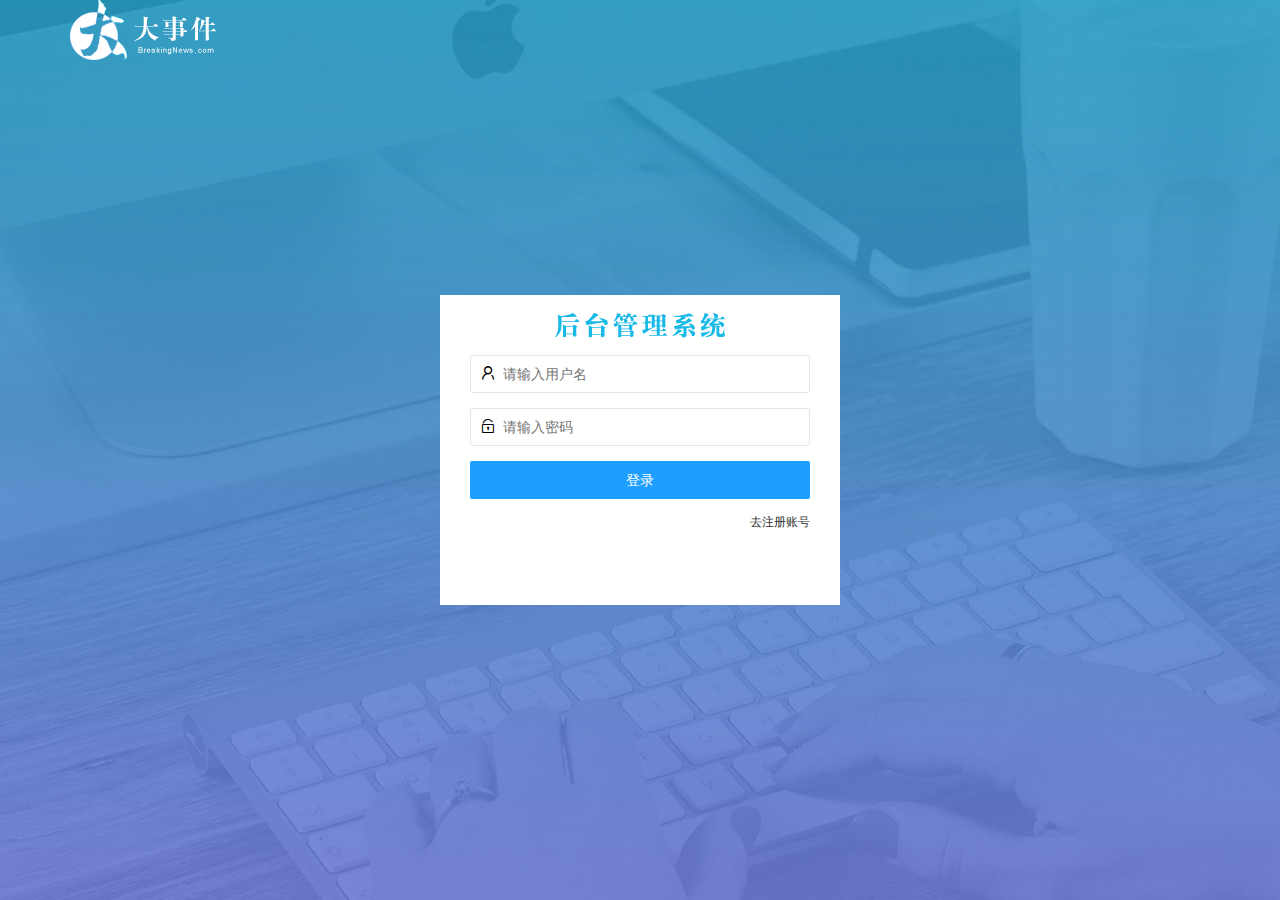
<file: login.html>
<!DOCTYPE html>
<html lang="en">

<head>
    <meta charset="UTF-8" />
    <meta name="viewport" content="width=device-width, initial-scale=1.0" />
    <title>大事件-登录/注册</title>
    <!-- 导入 LayUI 的样式 -->
    <link rel="stylesheet" href="/assets/lib/layui/css/layui.css" />
    <!-- 导入自己的样式表 -->
    <link rel="stylesheet" href="/assets/css/login.css" />
</head>

<body>
    <!-- 头部的 Logo 区域 -->
    <div class="layui-main">
        <img src="/assets/images/logo.png" alt="" />
    </div>

    <!-- 登录注册区域 -->
    <div class="loginAndRegBox">
        <div class="title-box"></div>
        <!-- 登录的div -->
        <div class="login-box">
            <!-- 登录的表单 -->
            <form class="layui-form" action="" id="form_login">
                <!-- 用户名 -->
                <div class="layui-form-item">
                    <i class="layui-icon layui-icon-username"></i>
                    <input type="text" name="username" required lay-verify="required" placeholder="请输入用户名"
                        autocomplete="off" class="layui-input" />
                </div>
                <!-- 密码 -->
                <div class="layui-form-item">
                    <i class="layui-icon layui-icon-password"></i>
                    <input type="password" name="password" required lay-verify="required|pwd" placeholder="请输入密码"
                        autocomplete="off" class="layui-input" />
                </div>
                <!-- 登录按钮 -->
                <div class="layui-form-item">
                    <!-- 注意：表单提交按钮和普通按钮的区别，就是 lay-submit 属性 -->
                    <button class="layui-btn layui-btn-fluid layui-btn-normal" lay-submit>登录</button>
                </div>
                <div class="layui-form-item links">
                    <a href="javascript:;" id="link_reg">去注册账号</a>
                </div>
            </form>
        </div>
        <!-- 注册的div -->
        <div class="reg-box">
            <!-- 注册的表单 -->
            <form class="layui-form" action="" id="form_reg">
                <!-- 用户名 -->
                <div class="layui-form-item">
                    <i class="layui-icon layui-icon-username"></i>
                    <input type="text" name="username" required lay-verify="required" placeholder="请输入用户名"
                        autocomplete="off" class="layui-input" />
                </div>
                <!-- 密码 -->
                <div class="layui-form-item">
                    <i class="layui-icon layui-icon-password"></i>
                    <input type="password" name="password" required lay-verify="required|pwd" placeholder="请输入密码"
                        autocomplete="off" class="layui-input" />
                </div>
                <!-- 密码确认框 -->
                <div class="layui-form-item">
                    <i class="layui-icon layui-icon-password"></i>
                    <input type="password" name="repassword" required lay-verify="required|pwd|repwd"
                        placeholder="再次确认密码" autocomplete="off" class="layui-input" />
                </div>
                <!-- 注册按钮 -->
                <div class="layui-form-item">
                    <!-- 注意：表单提交按钮和普通按钮的区别，就是 lay-submit 属性 -->
                    <button class="layui-btn layui-btn-fluid layui-btn-normal" lay-submit>注册</button>
                </div>
                <div class="layui-form-item links">
                    <a href="javascript:;" id="link_login">去登录</a>
                </div>
            </form>
        </div>
    </div>
</body>

<!-- 导入jq -->
<script src="/assets/lib/jquery.js"></script>
<!-- 导入layui -->
<script src="/assets/lib/layui/layui.all.js"></script>
<!-- 导入封装的baseAPI -->
<script src="/assets/js/baseAPI.js"></script>
<!-- 导入自己的js -->
<script src="/assets/js/loginindex.js"> </script>

</html>
</file>
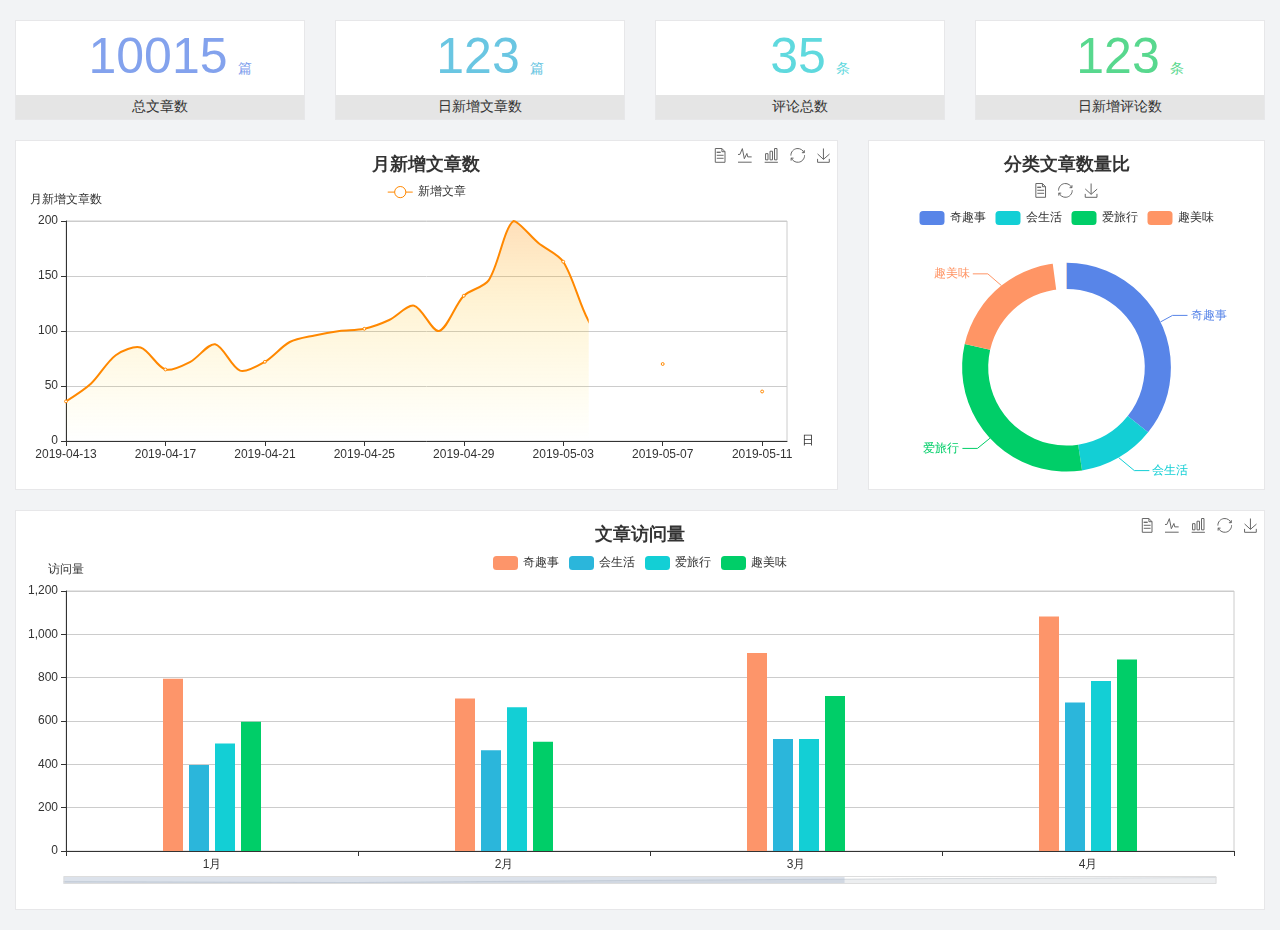
<file: home/dashboard.html>
<!DOCTYPE html>
<html lang="en">

<head>
  <meta charset="UTF-8">
  <meta name="viewport" content="width=device-width, initial-scale=1.0">
  <meta http-equiv="X-UA-Compatible" content="ie=edge">
  <title>图表统计</title>
  <link rel="stylesheet" href="../../assets/lib/bootstrap.css" />
  <link rel="stylesheet" href="../../assets/lib/main.css" />
  <script src="../../assets/lib/jquery.js"></script>
  <script type="text/javascript" src="../../assets/lib/echarts.min.js"></script>
</head>

<body>
  <div class="container-fluid">
    <div class="row spannel_list">
      <div class="col-sm-3 col-xs-6">
        <div class="spannel">
          <em>10015</em><span>篇</span>
          <b>总文章数</b>
        </div>
      </div>
      <div class="col-sm-3 col-xs-6">
        <div class="spannel scolor01">
          <em>123</em><span>篇</span>
          <b>日新增文章数</b>
        </div>
      </div>
      <div class="col-sm-3 col-xs-6">
        <div class="spannel scolor02">
          <em>35</em><span>条</span>
          <b>评论总数</b>
        </div>
      </div>
      <div class="col-sm-3 col-xs-6">
        <div class="spannel scolor03">
          <em>123</em><span>条</span>
          <b>日新增评论数</b>
        </div>
      </div>
    </div>
  </div>

  <div class="container-fluid">
    <div class="row curve-pie">
      <div class="col-lg-8 col-md-8">
        <div class="gragh_pannel" id="curve_show"></div>
      </div>
      <div class="col-lg-4 col-md-4">
        <div class="gragh_pannel" id="pie_show"></div>
      </div>
    </div>
  </div>

  <div class="container-fluid">
    <div class="column_pannel" id="column_show"></div>
  </div>

  <script>
    var oChart = echarts.init(document.getElementById('curve_show'));
    var aList_all = [
      { 'count': 36, 'date': '2019-04-13' },
      { 'count': 52, 'date': '2019-04-14' },
      { 'count': 78, 'date': '2019-04-15' },
      { 'count': 85, 'date': '2019-04-16' },
      { 'count': 65, 'date': '2019-04-17' },
      { 'count': 72, 'date': '2019-04-18' },
      { 'count': 88, 'date': '2019-04-19' },
      { 'count': 64, 'date': '2019-04-20' },
      { 'count': 72, 'date': '2019-04-21' },
      { 'count': 90, 'date': '2019-04-22' },
      { 'count': 96, 'date': '2019-04-23' },
      { 'count': 100, 'date': '2019-04-24' },
      { 'count': 102, 'date': '2019-04-25' },
      { 'count': 110, 'date': '2019-04-26' },
      { 'count': 123, 'date': '2019-04-27' },
      { 'count': 100, 'date': '2019-04-28' },
      { 'count': 132, 'date': '2019-04-29' },
      { 'count': 146, 'date': '2019-04-30' },
      { 'count': 200, 'date': '2019-05-01' },
      { 'count': 180, 'date': '2019-05-02' },
      { 'count': 163, 'date': '2019-05-03' },
      { 'count': 110, 'date': '2019-05-04' },
      { 'count': 80, 'date': '2019-05-05' },
      { 'count': 82, 'date': '2019-05-06' },
      { 'count': 70, 'date': '2019-05-07' },
      { 'count': 65, 'date': '2019-05-08' },
      { 'count': 54, 'date': '2019-05-09' },
      { 'count': 40, 'date': '2019-05-10' },
      { 'count': 45, 'date': '2019-05-11' },
      { 'count': 38, 'date': '2019-05-12' },
    ];

    let aCount = [];
    let aDate = [];

    for (var i = 0; i < aList_all.length; i++) {
      aCount.push(aList_all[i].count);
      aDate.push(aList_all[i].date);
    }

    var chartopt = {
      title: {
        text: '月新增文章数',
        left: 'center',
        top: '10'
      },
      tooltip: {
        trigger: 'axis'
      },
      legend: {
        data: ['新增文章'],
        top: '40'
      },
      toolbox: {
        show: true,
        feature: {
          mark: { show: true },
          dataView: { show: true, readOnly: false },
          magicType: { show: true, type: ['line', 'bar'] },
          restore: { show: true },
          saveAsImage: { show: true }
        }
      },
      calculable: true,
      xAxis: [
        {
          name: '日',
          type: 'category',
          boundaryGap: false,
          data: aDate
        }
      ],
      yAxis: [
        {
          name: '月新增文章数',
          type: 'value'
        }
      ],
      series: [
        {
          name: '新增文章',
          type: 'line',
          smooth: true,
          itemStyle: { normal: { areaStyle: { type: 'default' }, color: '#f80' }, lineStyle: { color: '#f80' } },
          data: aCount
        }],
      areaStyle: {
        normal: {
          color: new echarts.graphic.LinearGradient(0, 0, 0, 1, [{
            offset: 0,
            color: 'rgba(255,136,0,0.39)'
          }, {
            offset: .34,
            color: 'rgba(255,180,0,0.25)'
          }, {
            offset: 1,
            color: 'rgba(255,222,0,0.00)'
          }])

        }
      },
      grid: {
        show: true,
        x: 50,
        x2: 50,
        y: 80,
        height: 220
      }
    };

    oChart.setOption(chartopt);


    var oPie = echarts.init(document.getElementById('pie_show'));
    var oPieopt =
    {
      title: {
        top: 10,
        text: '分类文章数量比',
        x: 'center'
      },
      tooltip: {
        trigger: 'item',
        formatter: "{a} <br/>{b} : {c} ({d}%)"
      },
      color: ['#5885e8', '#13cfd5', '#00ce68', '#ff9565'],
      legend: {
        x: 'center',
        top: 65,
        data: ['奇趣事', '会生活', '爱旅行', '趣美味']
      },
      toolbox: {
        show: true,
        x: 'center',
        top: 35,
        feature: {
          mark: { show: true },
          dataView: { show: true, readOnly: false },
          magicType: {
            show: true,
            type: ['pie', 'funnel'],
            option: {
              funnel: {
                x: '25%',
                width: '50%',
                funnelAlign: 'left',
                max: 1548
              }
            }
          },
          restore: { show: true },
          saveAsImage: { show: true }
        }
      },
      calculable: true,
      series: [
        {
          name: '访问来源',
          type: 'pie',
          radius: ['45%', '60%'],
          center: ['50%', '65%'],
          data: [
            { value: 300, name: '奇趣事' },
            { value: 100, name: '会生活' },
            { value: 260, name: '爱旅行' },
            { value: 180, name: '趣美味' }
          ]
        }
      ]
    };
    oPie.setOption(oPieopt);



    var oColumn = this.echarts.init(document.getElementById('column_show'));
    var oColumnopt =
    {
      title: {
        text: '文章访问量',
        left: 'center',
        top: '10'
      },
      tooltip: {
        trigger: 'axis'
      },
      legend: {
        data: ['奇趣事', '会生活', '爱旅行', '趣美味'],
        top: '40'
      },
      toolbox: {
        show: true,
        feature: {
          mark: { show: true },
          dataView: { show: true, readOnly: false },
          magicType: { show: true, type: ['line', 'bar'] },
          restore: { show: true },
          saveAsImage: { show: true }
        }
      },
      calculable: true,
      xAxis: [
        {
          type: 'category',
          data: ['1月', '2月', '3月', '4月', '5月']
        }
      ],
      yAxis: [
        {
          name: '访问量',
          type: 'value'
        }
      ],
      series: [
        {
          name: '奇趣事',
          type: 'bar',
          barWidth: 20,
          itemStyle: {
            normal: { areaStyle: { type: 'default' }, color: '#fd956a' }
          },
          data: [800, 708, 920, 1090, 1200]
        },
        {
          name: '会生活',
          type: 'bar',
          barWidth: 20,
          itemStyle: {
            normal: { areaStyle: { type: 'default' }, color: '#2bb6db' }
          },
          data: [400, 468, 520, 690, 800]
        },
        {
          name: '爱旅行',
          type: 'bar',
          barWidth: 20,
          itemStyle: {
            normal: { areaStyle: { type: 'default' }, color: '#13cfd5' }
          },
          data: [500, 668, 520, 790, 900]
        },
        {
          name: '趣美味',
          type: 'bar',
          barWidth: 20,
          itemStyle: {
            normal: { areaStyle: { type: 'default' }, color: '#00ce68' }
          },
          data: [600, 508, 720, 890, 1000]
        }
      ],
      grid: {
        show: true,
        x: 50,
        x2: 30,
        y: 80,
        height: 260
      },
      dataZoom: [//给x轴设置滚动条
        {
          start: 0,//默认为0
          end: 100 - 1000 / 31,//默认为100
          type: 'slider',
          show: true,
          xAxisIndex: [0],
          handleSize: 0,//滑动条的 左右2个滑动条的大小
          height: 8,//组件高度
          left: 45, //左边的距离
          right: 50,//右边的距离
          bottom: 26,//右边的距离
          handleColor: '#ddd',//h滑动图标的颜色
          handleStyle: {
            borderColor: "#cacaca",
            borderWidth: "1",
            shadowBlur: 2,
            background: "#ddd",
            shadowColor: "#ddd",
          }
        }]
    };
    oColumn.setOption(oColumnopt);
  </script>
</body>

</html>
</file>
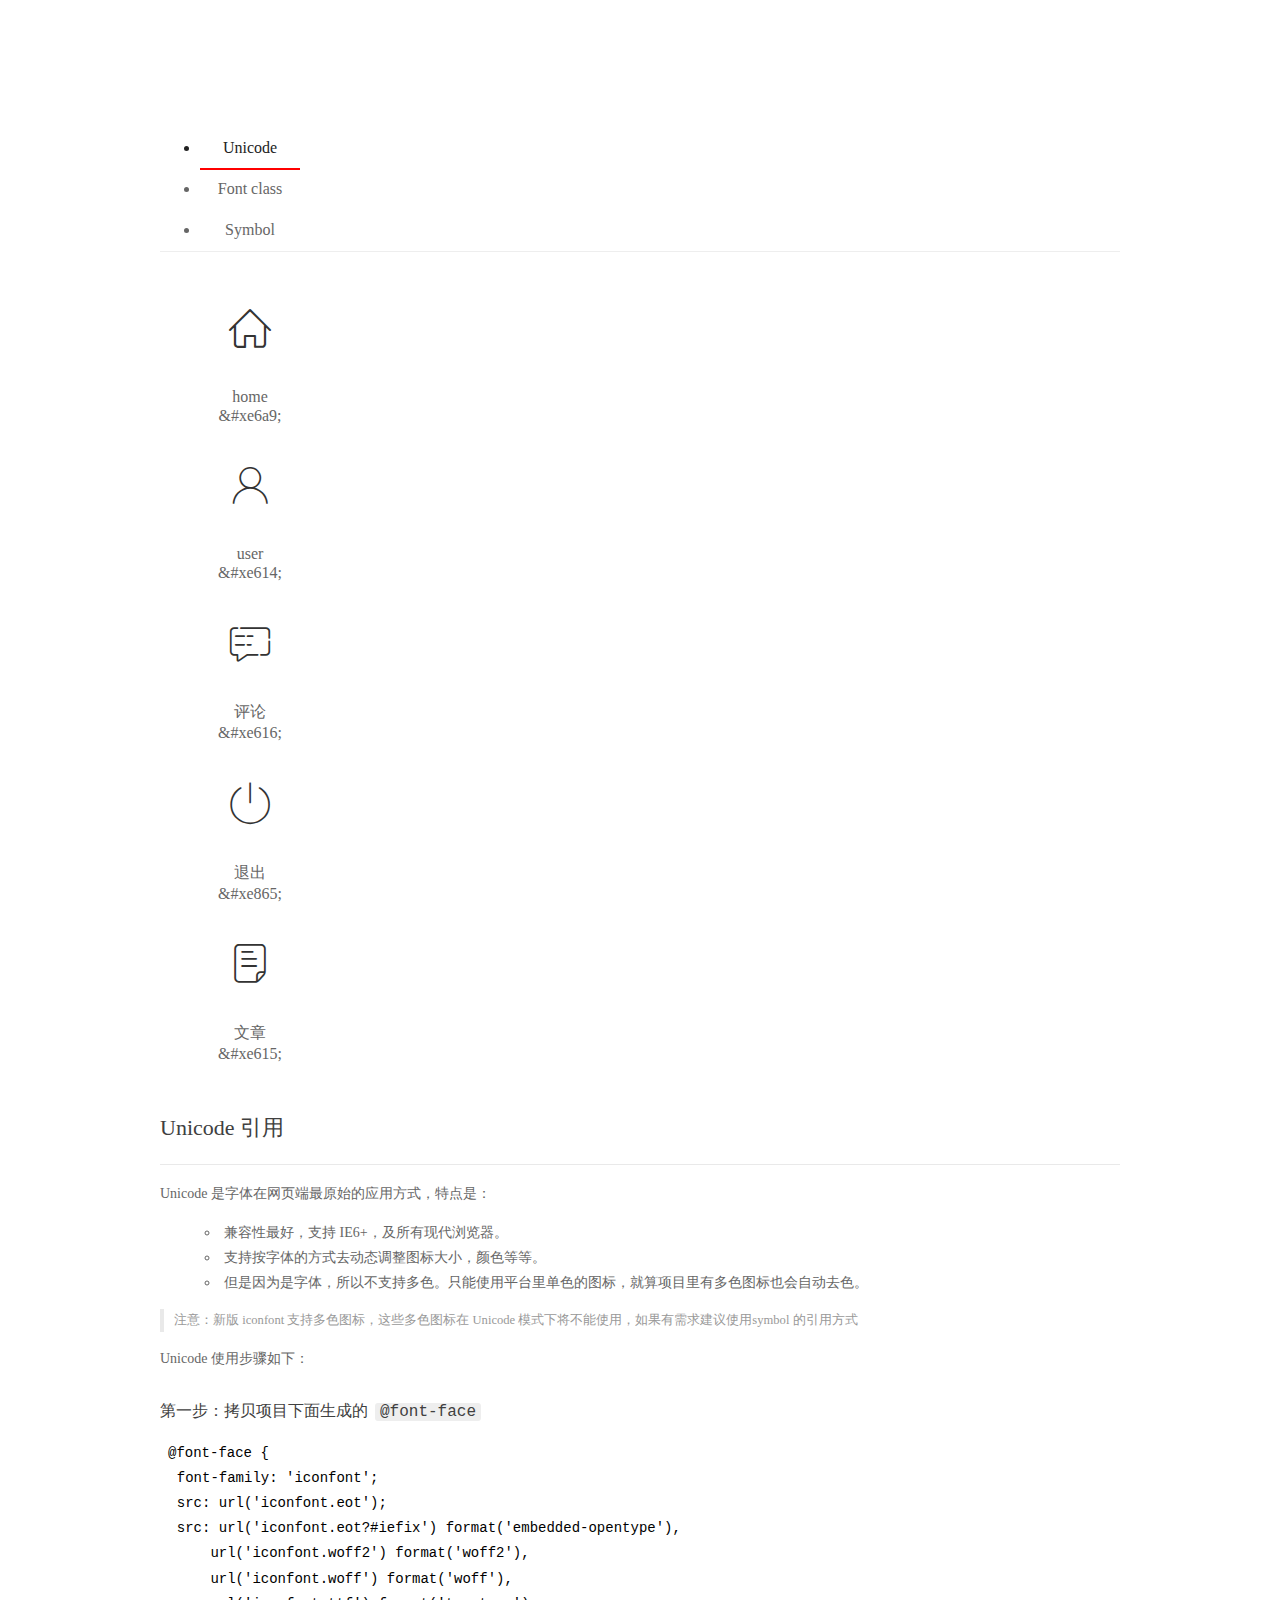
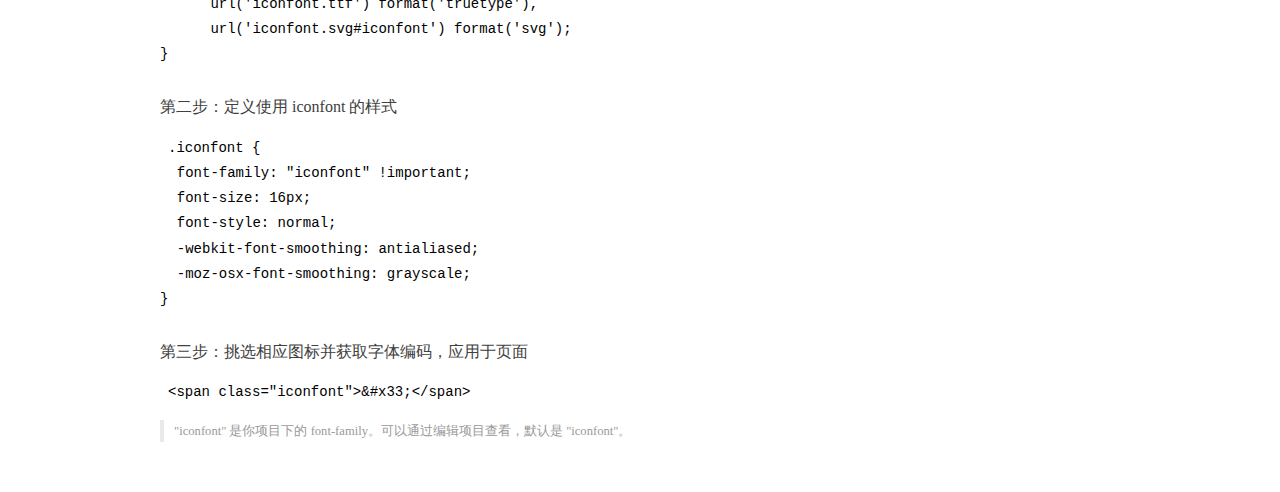
<file: assets/fonts/demo_index.html>
<!DOCTYPE html>
<html>
<head>
  <meta charset="utf-8"/>
  <title>IconFont Demo</title>
  <link rel="shortcut icon" href="https://gtms04.alicdn.com/tps/i4/TB1_oz6GVXXXXaFXpXXJDFnIXXX-64-64.ico" type="image/x-icon"/>
  <link rel="stylesheet" href="https://g.alicdn.com/thx/cube/1.3.2/cube.min.css">
  <link rel="stylesheet" href="demo.css">
  <link rel="stylesheet" href="iconfont.css">
  <script src="iconfont.js"></script>
  <!-- jQuery -->
  <script src="https://a1.alicdn.com/oss/uploads/2018/12/26/7bfddb60-08e8-11e9-9b04-53e73bb6408b.js"></script>
  <!-- 代码高亮 -->
  <script src="https://a1.alicdn.com/oss/uploads/2018/12/26/a3f714d0-08e6-11e9-8a15-ebf944d7534c.js"></script>
</head>
<body>
  <div class="main">
    <h1 class="logo"><a href="https://www.iconfont.cn/" title="iconfont 首页" target="_blank">&#xe86b;</a></h1>
    <div class="nav-tabs">
      <ul id="tabs" class="dib-box">
        <li class="dib active"><span>Unicode</span></li>
        <li class="dib"><span>Font class</span></li>
        <li class="dib"><span>Symbol</span></li>
      </ul>
      
    </div>
    <div class="tab-container">
      <div class="content unicode" style="display: block;">
          <ul class="icon_lists dib-box">
          
            <li class="dib">
              <span class="icon iconfont">&#xe6a9;</span>
                <div class="name">home</div>
                <div class="code-name">&amp;#xe6a9;</div>
              </li>
          
            <li class="dib">
              <span class="icon iconfont">&#xe614;</span>
                <div class="name">user</div>
                <div class="code-name">&amp;#xe614;</div>
              </li>
          
            <li class="dib">
              <span class="icon iconfont">&#xe616;</span>
                <div class="name">评论</div>
                <div class="code-name">&amp;#xe616;</div>
              </li>
          
            <li class="dib">
              <span class="icon iconfont">&#xe865;</span>
                <div class="name">退出</div>
                <div class="code-name">&amp;#xe865;</div>
              </li>
          
            <li class="dib">
              <span class="icon iconfont">&#xe615;</span>
                <div class="name">文章</div>
                <div class="code-name">&amp;#xe615;</div>
              </li>
          
          </ul>
          <div class="article markdown">
          <h2 id="unicode-">Unicode 引用</h2>
          <hr>

          <p>Unicode 是字体在网页端最原始的应用方式，特点是：</p>
          <ul>
            <li>兼容性最好，支持 IE6+，及所有现代浏览器。</li>
            <li>支持按字体的方式去动态调整图标大小，颜色等等。</li>
            <li>但是因为是字体，所以不支持多色。只能使用平台里单色的图标，就算项目里有多色图标也会自动去色。</li>
          </ul>
          <blockquote>
            <p>注意：新版 iconfont 支持多色图标，这些多色图标在 Unicode 模式下将不能使用，如果有需求建议使用symbol 的引用方式</p>
          </blockquote>
          <p>Unicode 使用步骤如下：</p>
          <h3 id="-font-face">第一步：拷贝项目下面生成的 <code>@font-face</code></h3>
<pre><code class="language-css"
>@font-face {
  font-family: 'iconfont';
  src: url('iconfont.eot');
  src: url('iconfont.eot?#iefix') format('embedded-opentype'),
      url('iconfont.woff2') format('woff2'),
      url('iconfont.woff') format('woff'),
      url('iconfont.ttf') format('truetype'),
      url('iconfont.svg#iconfont') format('svg');
}
</code></pre>
          <h3 id="-iconfont-">第二步：定义使用 iconfont 的样式</h3>
<pre><code class="language-css"
>.iconfont {
  font-family: "iconfont" !important;
  font-size: 16px;
  font-style: normal;
  -webkit-font-smoothing: antialiased;
  -moz-osx-font-smoothing: grayscale;
}
</code></pre>
          <h3 id="-">第三步：挑选相应图标并获取字体编码，应用于页面</h3>
<pre>
<code class="language-html"
>&lt;span class="iconfont"&gt;&amp;#x33;&lt;/span&gt;
</code></pre>
          <blockquote>
            <p>"iconfont" 是你项目下的 font-family。可以通过编辑项目查看，默认是 "iconfont"。</p>
          </blockquote>
          </div>
      </div>
      <div class="content font-class">
        <ul class="icon_lists dib-box">
          
          <li class="dib">
            <span class="icon iconfont icon-home"></span>
            <div class="name">
              home
            </div>
            <div class="code-name">.icon-home
            </div>
          </li>
          
          <li class="dib">
            <span class="icon iconfont icon-user"></span>
            <div class="name">
              user
            </div>
            <div class="code-name">.icon-user
            </div>
          </li>
          
          <li class="dib">
            <span class="icon iconfont icon-pinglun"></span>
            <div class="name">
              评论
            </div>
            <div class="code-name">.icon-pinglun
            </div>
          </li>
          
          <li class="dib">
            <span class="icon iconfont icon-tuichu"></span>
            <div class="name">
              退出
            </div>
            <div class="code-name">.icon-tuichu
            </div>
          </li>
          
          <li class="dib">
            <span class="icon iconfont icon-16"></span>
            <div class="name">
              文章
            </div>
            <div class="code-name">.icon-16
            </div>
          </li>
          
        </ul>
        <div class="article markdown">
        <h2 id="font-class-">font-class 引用</h2>
        <hr>

        <p>font-class 是 Unicode 使用方式的一种变种，主要是解决 Unicode 书写不直观，语意不明确的问题。</p>
        <p>与 Unicode 使用方式相比，具有如下特点：</p>
        <ul>
          <li>兼容性良好，支持 IE8+，及所有现代浏览器。</li>
          <li>相比于 Unicode 语意明确，书写更直观。可以很容易分辨这个 icon 是什么。</li>
          <li>因为使用 class 来定义图标，所以当要替换图标时，只需要修改 class 里面的 Unicode 引用。</li>
          <li>不过因为本质上还是使用的字体，所以多色图标还是不支持的。</li>
        </ul>
        <p>使用步骤如下：</p>
        <h3 id="-fontclass-">第一步：引入项目下面生成的 fontclass 代码：</h3>
<pre><code class="language-html">&lt;link rel="stylesheet" href="./iconfont.css"&gt;
</code></pre>
        <h3 id="-">第二步：挑选相应图标并获取类名，应用于页面：</h3>
<pre><code class="language-html">&lt;span class="iconfont icon-xxx"&gt;&lt;/span&gt;
</code></pre>
        <blockquote>
          <p>"
            iconfont" 是你项目下的 font-family。可以通过编辑项目查看，默认是 "iconfont"。</p>
        </blockquote>
      </div>
      </div>
      <div class="content symbol">
          <ul class="icon_lists dib-box">
          
            <li class="dib">
                <svg class="icon svg-icon" aria-hidden="true">
                  <use xlink:href="#icon-home"></use>
                </svg>
                <div class="name">home</div>
                <div class="code-name">#icon-home</div>
            </li>
          
            <li class="dib">
                <svg class="icon svg-icon" aria-hidden="true">
                  <use xlink:href="#icon-user"></use>
                </svg>
                <div class="name">user</div>
                <div class="code-name">#icon-user</div>
            </li>
          
            <li class="dib">
                <svg class="icon svg-icon" aria-hidden="true">
                  <use xlink:href="#icon-pinglun"></use>
                </svg>
                <div class="name">评论</div>
                <div class="code-name">#icon-pinglun</div>
            </li>
          
            <li class="dib">
                <svg class="icon svg-icon" aria-hidden="true">
                  <use xlink:href="#icon-tuichu"></use>
                </svg>
                <div class="name">退出</div>
                <div class="code-name">#icon-tuichu</div>
            </li>
          
            <li class="dib">
                <svg class="icon svg-icon" aria-hidden="true">
                  <use xlink:href="#icon-16"></use>
                </svg>
                <div class="name">文章</div>
                <div class="code-name">#icon-16</div>
            </li>
          
          </ul>
          <div class="article markdown">
          <h2 id="symbol-">Symbol 引用</h2>
          <hr>

          <p>这是一种全新的使用方式，应该说这才是未来的主流，也是平台目前推荐的用法。相关介绍可以参考这篇<a href="">文章</a>
            这种用法其实是做了一个 SVG 的集合，与另外两种相比具有如下特点：</p>
          <ul>
            <li>支持多色图标了，不再受单色限制。</li>
            <li>通过一些技巧，支持像字体那样，通过 <code>font-size</code>, <code>color</code> 来调整样式。</li>
            <li>兼容性较差，支持 IE9+，及现代浏览器。</li>
            <li>浏览器渲染 SVG 的性能一般，还不如 png。</li>
          </ul>
          <p>使用步骤如下：</p>
          <h3 id="-symbol-">第一步：引入项目下面生成的 symbol 代码：</h3>
<pre><code class="language-html">&lt;script src="./iconfont.js"&gt;&lt;/script&gt;
</code></pre>
          <h3 id="-css-">第二步：加入通用 CSS 代码（引入一次就行）：</h3>
<pre><code class="language-html">&lt;style&gt;
.icon {
  width: 1em;
  height: 1em;
  vertical-align: -0.15em;
  fill: currentColor;
  overflow: hidden;
}
&lt;/style&gt;
</code></pre>
          <h3 id="-">第三步：挑选相应图标并获取类名，应用于页面：</h3>
<pre><code class="language-html">&lt;svg class="icon" aria-hidden="true"&gt;
  &lt;use xlink:href="#icon-xxx"&gt;&lt;/use&gt;
&lt;/svg&gt;
</code></pre>
          </div>
      </div>

    </div>
  </div>
  <script>
  $(document).ready(function () {
      $('.tab-container .content:first').show()

      $('#tabs li').click(function (e) {
        var tabContent = $('.tab-container .content')
        var index = $(this).index()

        if ($(this).hasClass('active')) {
          return
        } else {
          $('#tabs li').removeClass('active')
          $(this).addClass('active')

          tabContent.hide().eq(index).fadeIn()
        }
      })
    })
  </script>
</body>
</html>
</file>
<file: assets/lib/layui/css/layui.css>
/** layui-v2.5.5 MIT License By https://www.layui.com */
 .layui-inline,img{display:inline-block;vertical-align:middle}h1,h2,h3,h4,h5,h6{font-weight:400}.layui-edge,.layui-header,.layui-inline,.layui-main{position:relative}.layui-body,.layui-edge,.layui-elip{overflow:hidden}.layui-btn,.layui-edge,.layui-inline,img{vertical-align:middle}.layui-btn,.layui-disabled,.layui-icon,.layui-unselect{-moz-user-select:none;-webkit-user-select:none;-ms-user-select:none}.layui-elip,.layui-form-checkbox span,.layui-form-pane .layui-form-label{text-overflow:ellipsis;white-space:nowrap}.layui-breadcrumb,.layui-tree-btnGroup{visibility:hidden}blockquote,body,button,dd,div,dl,dt,form,h1,h2,h3,h4,h5,h6,input,li,ol,p,pre,td,textarea,th,ul{margin:0;padding:0;-webkit-tap-highlight-color:rgba(0,0,0,0)}a:active,a:hover{outline:0}img{border:none}li{list-style:none}table{border-collapse:collapse;border-spacing:0}h4,h5,h6{font-size:100%}button,input,optgroup,option,select,textarea{font-family:inherit;font-size:inherit;font-style:inherit;font-weight:inherit;outline:0}pre{white-space:pre-wrap;white-space:-moz-pre-wrap;white-space:-pre-wrap;white-space:-o-pre-wrap;word-wrap:break-word}body{line-height:24px;font:14px Helvetica Neue,Helvetica,PingFang SC,Tahoma,Arial,sans-serif}hr{height:1px;margin:10px 0;border:0;clear:both}a{color:#333;text-decoration:none}a:hover{color:#777}a cite{font-style:normal;*cursor:pointer}.layui-border-box,.layui-border-box *{box-sizing:border-box}.layui-box,.layui-box *{box-sizing:content-box}.layui-clear{clear:both;*zoom:1}.layui-clear:after{content:'\20';clear:both;*zoom:1;display:block;height:0}.layui-inline{*display:inline;*zoom:1}.layui-edge{display:inline-block;width:0;height:0;border-width:6px;border-style:dashed;border-color:transparent}.layui-edge-top{top:-4px;border-bottom-color:#999;border-bottom-style:solid}.layui-edge-right{border-left-color:#999;border-left-style:solid}.layui-edge-bottom{top:2px;border-top-color:#999;border-top-style:solid}.layui-edge-left{border-right-color:#999;border-right-style:solid}.layui-disabled,.layui-disabled:hover{color:#d2d2d2!important;cursor:not-allowed!important}.layui-circle{border-radius:100%}.layui-show{display:block!important}.layui-hide{display:none!important}@font-face{font-family:layui-icon;src:url(../font/iconfont.eot?v=250);src:url(../font/iconfont.eot?v=250#iefix) format('embedded-opentype'),url(../font/iconfont.woff2?v=250) format('woff2'),url(../font/iconfont.woff?v=250) format('woff'),url(../font/iconfont.ttf?v=250) format('truetype'),url(../font/iconfont.svg?v=250#layui-icon) format('svg')}.layui-icon{font-family:layui-icon!important;font-size:16px;font-style:normal;-webkit-font-smoothing:antialiased;-moz-osx-font-smoothing:grayscale}.layui-icon-reply-fill:before{content:"\e611"}.layui-icon-set-fill:before{content:"\e614"}.layui-icon-menu-fill:before{content:"\e60f"}.layui-icon-search:before{content:"\e615"}.layui-icon-share:before{content:"\e641"}.layui-icon-set-sm:before{content:"\e620"}.layui-icon-engine:before{content:"\e628"}.layui-icon-close:before{content:"\1006"}.layui-icon-close-fill:before{content:"\1007"}.layui-icon-chart-screen:before{content:"\e629"}.layui-icon-star:before{content:"\e600"}.layui-icon-circle-dot:before{content:"\e617"}.layui-icon-chat:before{content:"\e606"}.layui-icon-release:before{content:"\e609"}.layui-icon-list:before{content:"\e60a"}.layui-icon-chart:before{content:"\e62c"}.layui-icon-ok-circle:before{content:"\1005"}.layui-icon-layim-theme:before{content:"\e61b"}.layui-icon-table:before{content:"\e62d"}.layui-icon-right:before{content:"\e602"}.layui-icon-left:before{content:"\e603"}.layui-icon-cart-simple:before{content:"\e698"}.layui-icon-face-cry:before{content:"\e69c"}.layui-icon-face-smile:before{content:"\e6af"}.layui-icon-survey:before{content:"\e6b2"}.layui-icon-tree:before{content:"\e62e"}.layui-icon-upload-circle:before{content:"\e62f"}.layui-icon-add-circle:before{content:"\e61f"}.layui-icon-download-circle:before{content:"\e601"}.layui-icon-templeate-1:before{content:"\e630"}.layui-icon-util:before{content:"\e631"}.layui-icon-face-surprised:before{content:"\e664"}.layui-icon-edit:before{content:"\e642"}.layui-icon-speaker:before{content:"\e645"}.layui-icon-down:before{content:"\e61a"}.layui-icon-file:before{content:"\e621"}.layui-icon-layouts:before{content:"\e632"}.layui-icon-rate-half:before{content:"\e6c9"}.layui-icon-add-circle-fine:before{content:"\e608"}.layui-icon-prev-circle:before{content:"\e633"}.layui-icon-read:before{content:"\e705"}.layui-icon-404:before{content:"\e61c"}.layui-icon-carousel:before{content:"\e634"}.layui-icon-help:before{content:"\e607"}.layui-icon-code-circle:before{content:"\e635"}.layui-icon-water:before{content:"\e636"}.layui-icon-username:before{content:"\e66f"}.layui-icon-find-fill:before{content:"\e670"}.layui-icon-about:before{content:"\e60b"}.layui-icon-location:before{content:"\e715"}.layui-icon-up:before{content:"\e619"}.layui-icon-pause:before{content:"\e651"}.layui-icon-date:before{content:"\e637"}.layui-icon-layim-uploadfile:before{content:"\e61d"}.layui-icon-delete:before{content:"\e640"}.layui-icon-play:before{content:"\e652"}.layui-icon-top:before{content:"\e604"}.layui-icon-friends:before{content:"\e612"}.layui-icon-refresh-3:before{content:"\e9aa"}.layui-icon-ok:before{content:"\e605"}.layui-icon-layer:before{content:"\e638"}.layui-icon-face-smile-fine:before{content:"\e60c"}.layui-icon-dollar:before{content:"\e659"}.layui-icon-group:before{content:"\e613"}.layui-icon-layim-download:before{content:"\e61e"}.layui-icon-picture-fine:before{content:"\e60d"}.layui-icon-link:before{content:"\e64c"}.layui-icon-diamond:before{content:"\e735"}.layui-icon-log:before{content:"\e60e"}.layui-icon-rate-solid:before{content:"\e67a"}.layui-icon-fonts-del:before{content:"\e64f"}.layui-icon-unlink:before{content:"\e64d"}.layui-icon-fonts-clear:before{content:"\e639"}.layui-icon-triangle-r:before{content:"\e623"}.layui-icon-circle:before{content:"\e63f"}.layui-icon-radio:before{content:"\e643"}.layui-icon-align-center:before{content:"\e647"}.layui-icon-align-right:before{content:"\e648"}.layui-icon-align-left:before{content:"\e649"}.layui-icon-loading-1:before{content:"\e63e"}.layui-icon-return:before{content:"\e65c"}.layui-icon-fonts-strong:before{content:"\e62b"}.layui-icon-upload:before{content:"\e67c"}.layui-icon-dialogue:before{content:"\e63a"}.layui-icon-video:before{content:"\e6ed"}.layui-icon-headset:before{content:"\e6fc"}.layui-icon-cellphone-fine:before{content:"\e63b"}.layui-icon-add-1:before{content:"\e654"}.layui-icon-face-smile-b:before{content:"\e650"}.layui-icon-fonts-html:before{content:"\e64b"}.layui-icon-form:before{content:"\e63c"}.layui-icon-cart:before{content:"\e657"}.layui-icon-camera-fill:before{content:"\e65d"}.layui-icon-tabs:before{content:"\e62a"}.layui-icon-fonts-code:before{content:"\e64e"}.layui-icon-fire:before{content:"\e756"}.layui-icon-set:before{content:"\e716"}.layui-icon-fonts-u:before{content:"\e646"}.layui-icon-triangle-d:before{content:"\e625"}.layui-icon-tips:before{content:"\e702"}.layui-icon-picture:before{content:"\e64a"}.layui-icon-more-vertical:before{content:"\e671"}.layui-icon-flag:before{content:"\e66c"}.layui-icon-loading:before{content:"\e63d"}.layui-icon-fonts-i:before{content:"\e644"}.layui-icon-refresh-1:before{content:"\e666"}.layui-icon-rmb:before{content:"\e65e"}.layui-icon-home:before{content:"\e68e"}.layui-icon-user:before{content:"\e770"}.layui-icon-notice:before{content:"\e667"}.layui-icon-login-weibo:before{content:"\e675"}.layui-icon-voice:before{content:"\e688"}.layui-icon-upload-drag:before{content:"\e681"}.layui-icon-login-qq:before{content:"\e676"}.layui-icon-snowflake:before{content:"\e6b1"}.layui-icon-file-b:before{content:"\e655"}.layui-icon-template:before{content:"\e663"}.layui-icon-auz:before{content:"\e672"}.layui-icon-console:before{content:"\e665"}.layui-icon-app:before{content:"\e653"}.layui-icon-prev:before{content:"\e65a"}.layui-icon-website:before{content:"\e7ae"}.layui-icon-next:before{content:"\e65b"}.layui-icon-component:before{content:"\e857"}.layui-icon-more:before{content:"\e65f"}.layui-icon-login-wechat:before{content:"\e677"}.layui-icon-shrink-right:before{content:"\e668"}.layui-icon-spread-left:before{content:"\e66b"}.layui-icon-camera:before{content:"\e660"}.layui-icon-note:before{content:"\e66e"}.layui-icon-refresh:before{content:"\e669"}.layui-icon-female:before{content:"\e661"}.layui-icon-male:before{content:"\e662"}.layui-icon-password:before{content:"\e673"}.layui-icon-senior:before{content:"\e674"}.layui-icon-theme:before{content:"\e66a"}.layui-icon-tread:before{content:"\e6c5"}.layui-icon-praise:before{content:"\e6c6"}.layui-icon-star-fill:before{content:"\e658"}.layui-icon-rate:before{content:"\e67b"}.layui-icon-template-1:before{content:"\e656"}.layui-icon-vercode:before{content:"\e679"}.layui-icon-cellphone:before{content:"\e678"}.layui-icon-screen-full:before{content:"\e622"}.layui-icon-screen-restore:before{content:"\e758"}.layui-icon-cols:before{content:"\e610"}.layui-icon-export:before{content:"\e67d"}.layui-icon-print:before{content:"\e66d"}.layui-icon-slider:before{content:"\e714"}.layui-icon-addition:before{content:"\e624"}.layui-icon-subtraction:before{content:"\e67e"}.layui-icon-service:before{content:"\e626"}.layui-icon-transfer:before{content:"\e691"}.layui-main{width:1140px;margin:0 auto}.layui-header{z-index:1000;height:60px}.layui-header a:hover{transition:all .5s;-webkit-transition:all .5s}.layui-side{position:fixed;left:0;top:0;bottom:0;z-index:999;width:200px;overflow-x:hidden}.layui-side-scroll{position:relative;width:220px;height:100%;overflow-x:hidden}.layui-body{position:absolute;left:200px;right:0;top:0;bottom:0;z-index:998;width:auto;overflow-y:auto;box-sizing:border-box}.layui-layout-body{overflow:hidden}.layui-layout-admin .layui-header{background-color:#23262E}.layui-layout-admin .layui-side{top:60px;width:200px;overflow-x:hidden}.layui-layout-admin .layui-body{position:fixed;top:60px;bottom:44px}.layui-layout-admin .layui-main{width:auto;margin:0 15px}.layui-layout-admin .layui-footer{position:fixed;left:200px;right:0;bottom:0;height:44px;line-height:44px;padding:0 15px;background-color:#eee}.layui-layout-admin .layui-logo{position:absolute;left:0;top:0;width:200px;height:100%;line-height:60px;text-align:center;color:#009688;font-size:16px}.layui-layout-admin .layui-header .layui-nav{background:0 0}.layui-layout-left{position:absolute!important;left:200px;top:0}.layui-layout-right{position:absolute!important;right:0;top:0}.layui-container{position:relative;margin:0 auto;padding:0 15px;box-sizing:border-box}.layui-fluid{position:relative;margin:0 auto;padding:0 15px}.layui-row:after,.layui-row:before{content:'';display:block;clear:both}.layui-col-lg1,.layui-col-lg10,.layui-col-lg11,.layui-col-lg12,.layui-col-lg2,.layui-col-lg3,.layui-col-lg4,.layui-col-lg5,.layui-col-lg6,.layui-col-lg7,.layui-col-lg8,.layui-col-lg9,.layui-col-md1,.layui-col-md10,.layui-col-md11,.layui-col-md12,.layui-col-md2,.layui-col-md3,.layui-col-md4,.layui-col-md5,.layui-col-md6,.layui-col-md7,.layui-col-md8,.layui-col-md9,.layui-col-sm1,.layui-col-sm10,.layui-col-sm11,.layui-col-sm12,.layui-col-sm2,.layui-col-sm3,.layui-col-sm4,.layui-col-sm5,.layui-col-sm6,.layui-col-sm7,.layui-col-sm8,.layui-col-sm9,.layui-col-xs1,.layui-col-xs10,.layui-col-xs11,.layui-col-xs12,.layui-col-xs2,.layui-col-xs3,.layui-col-xs4,.layui-col-xs5,.layui-col-xs6,.layui-col-xs7,.layui-col-xs8,.layui-col-xs9{position:relative;display:block;box-sizing:border-box}.layui-col-xs1,.layui-col-xs10,.layui-col-xs11,.layui-col-xs12,.layui-col-xs2,.layui-col-xs3,.layui-col-xs4,.layui-col-xs5,.layui-col-xs6,.layui-col-xs7,.layui-col-xs8,.layui-col-xs9{float:left}.layui-col-xs1{width:8.33333333%}.layui-col-xs2{width:16.66666667%}.layui-col-xs3{width:25%}.layui-col-xs4{width:33.33333333%}.layui-col-xs5{width:41.66666667%}.layui-col-xs6{width:50%}.layui-col-xs7{width:58.33333333%}.layui-col-xs8{width:66.66666667%}.layui-col-xs9{width:75%}.layui-col-xs10{width:83.33333333%}.layui-col-xs11{width:91.66666667%}.layui-col-xs12{width:100%}.layui-col-xs-offset1{margin-left:8.33333333%}.layui-col-xs-offset2{margin-left:16.66666667%}.layui-col-xs-offset3{margin-left:25%}.layui-col-xs-offset4{margin-left:33.33333333%}.layui-col-xs-offset5{margin-left:41.66666667%}.layui-col-xs-offset6{margin-left:50%}.layui-col-xs-offset7{margin-left:58.33333333%}.layui-col-xs-offset8{margin-left:66.66666667%}.layui-col-xs-offset9{margin-left:75%}.layui-col-xs-offset10{margin-left:83.33333333%}.layui-col-xs-offset11{margin-left:91.66666667%}.layui-col-xs-offset12{margin-left:100%}@media screen and (max-width:768px){.layui-hide-xs{display:none!important}.layui-show-xs-block{display:block!important}.layui-show-xs-inline{display:inline!important}.layui-show-xs-inline-block{display:inline-block!important}}@media screen and (min-width:768px){.layui-container{width:750px}.layui-hide-sm{display:none!important}.layui-show-sm-block{display:block!important}.layui-show-sm-inline{display:inline!important}.layui-show-sm-inline-block{display:inline-block!important}.layui-col-sm1,.layui-col-sm10,.layui-col-sm11,.layui-col-sm12,.layui-col-sm2,.layui-col-sm3,.layui-col-sm4,.layui-col-sm5,.layui-col-sm6,.layui-col-sm7,.layui-col-sm8,.layui-col-sm9{float:left}.layui-col-sm1{width:8.33333333%}.layui-col-sm2{width:16.66666667%}.layui-col-sm3{width:25%}.layui-col-sm4{width:33.33333333%}.layui-col-sm5{width:41.66666667%}.layui-col-sm6{width:50%}.layui-col-sm7{width:58.33333333%}.layui-col-sm8{width:66.66666667%}.layui-col-sm9{width:75%}.layui-col-sm10{width:83.33333333%}.layui-col-sm11{width:91.66666667%}.layui-col-sm12{width:100%}.layui-col-sm-offset1{margin-left:8.33333333%}.layui-col-sm-offset2{margin-left:16.66666667%}.layui-col-sm-offset3{margin-left:25%}.layui-col-sm-offset4{margin-left:33.33333333%}.layui-col-sm-offset5{margin-left:41.66666667%}.layui-col-sm-offset6{margin-left:50%}.layui-col-sm-offset7{margin-left:58.33333333%}.layui-col-sm-offset8{margin-left:66.66666667%}.layui-col-sm-offset9{margin-left:75%}.layui-col-sm-offset10{margin-left:83.33333333%}.layui-col-sm-offset11{margin-left:91.66666667%}.layui-col-sm-offset12{margin-left:100%}}@media screen and (min-width:992px){.layui-container{width:970px}.layui-hide-md{display:none!important}.layui-show-md-block{display:block!important}.layui-show-md-inline{display:inline!important}.layui-show-md-inline-block{display:inline-block!important}.layui-col-md1,.layui-col-md10,.layui-col-md11,.layui-col-md12,.layui-col-md2,.layui-col-md3,.layui-col-md4,.layui-col-md5,.layui-col-md6,.layui-col-md7,.layui-col-md8,.layui-col-md9{float:left}.layui-col-md1{width:8.33333333%}.layui-col-md2{width:16.66666667%}.layui-col-md3{width:25%}.layui-col-md4{width:33.33333333%}.layui-col-md5{width:41.66666667%}.layui-col-md6{width:50%}.layui-col-md7{width:58.33333333%}.layui-col-md8{width:66.66666667%}.layui-col-md9{width:75%}.layui-col-md10{width:83.33333333%}.layui-col-md11{width:91.66666667%}.layui-col-md12{width:100%}.layui-col-md-offset1{margin-left:8.33333333%}.layui-col-md-offset2{margin-left:16.66666667%}.layui-col-md-offset3{margin-left:25%}.layui-col-md-offset4{margin-left:33.33333333%}.layui-col-md-offset5{margin-left:41.66666667%}.layui-col-md-offset6{margin-left:50%}.layui-col-md-offset7{margin-left:58.33333333%}.layui-col-md-offset8{margin-left:66.66666667%}.layui-col-md-offset9{margin-left:75%}.layui-col-md-offset10{margin-left:83.33333333%}.layui-col-md-offset11{margin-left:91.66666667%}.layui-col-md-offset12{margin-left:100%}}@media screen and (min-width:1200px){.layui-container{width:1170px}.layui-hide-lg{display:none!important}.layui-show-lg-block{display:block!important}.layui-show-lg-inline{display:inline!important}.layui-show-lg-inline-block{display:inline-block!important}.layui-col-lg1,.layui-col-lg10,.layui-col-lg11,.layui-col-lg12,.layui-col-lg2,.layui-col-lg3,.layui-col-lg4,.layui-col-lg5,.layui-col-lg6,.layui-col-lg7,.layui-col-lg8,.layui-col-lg9{float:left}.layui-col-lg1{width:8.33333333%}.layui-col-lg2{width:16.66666667%}.layui-col-lg3{width:25%}.layui-col-lg4{width:33.33333333%}.layui-col-lg5{width:41.66666667%}.layui-col-lg6{width:50%}.layui-col-lg7{width:58.33333333%}.layui-col-lg8{width:66.66666667%}.layui-col-lg9{width:75%}.layui-col-lg10{width:83.33333333%}.layui-col-lg11{width:91.66666667%}.layui-col-lg12{width:100%}.layui-col-lg-offset1{margin-left:8.33333333%}.layui-col-lg-offset2{margin-left:16.66666667%}.layui-col-lg-offset3{margin-left:25%}.layui-col-lg-offset4{margin-left:33.33333333%}.layui-col-lg-offset5{margin-left:41.66666667%}.layui-col-lg-offset6{margin-left:50%}.layui-col-lg-offset7{margin-left:58.33333333%}.layui-col-lg-offset8{margin-left:66.66666667%}.layui-col-lg-offset9{margin-left:75%}.layui-col-lg-offset10{margin-left:83.33333333%}.layui-col-lg-offset11{margin-left:91.66666667%}.layui-col-lg-offset12{margin-left:100%}}.layui-col-space1{margin:-.5px}.layui-col-space1>*{padding:.5px}.layui-col-space3{margin:-1.5px}.layui-col-space3>*{padding:1.5px}.layui-col-space5{margin:-2.5px}.layui-col-space5>*{padding:2.5px}.layui-col-space8{margin:-3.5px}.layui-col-space8>*{padding:3.5px}.layui-col-space10{margin:-5px}.layui-col-space10>*{padding:5px}.layui-col-space12{margin:-6px}.layui-col-space12>*{padding:6px}.layui-col-space15{margin:-7.5px}.layui-col-space15>*{padding:7.5px}.layui-col-space18{margin:-9px}.layui-col-space18>*{padding:9px}.layui-col-space20{margin:-10px}.layui-col-space20>*{padding:10px}.layui-col-space22{margin:-11px}.layui-col-space22>*{padding:11px}.layui-col-space25{margin:-12.5px}.layui-col-space25>*{padding:12.5px}.layui-col-space30{margin:-15px}.layui-col-space30>*{padding:15px}.layui-btn,.layui-input,.layui-select,.layui-textarea,.layui-upload-button{outline:0;-webkit-appearance:none;transition:all .3s;-webkit-transition:all .3s;box-sizing:border-box}.layui-elem-quote{margin-bottom:10px;padding:15px;line-height:22px;border-left:5px solid #009688;border-radius:0 2px 2px 0;background-color:#f2f2f2}.layui-quote-nm{border-style:solid;border-width:1px 1px 1px 5px;background:0 0}.layui-elem-field{margin-bottom:10px;padding:0;border-width:1px;border-style:solid}.layui-elem-field legend{margin-left:20px;padding:0 10px;font-size:20px;font-weight:300}.layui-field-title{margin:10px 0 20px;border-width:1px 0 0}.layui-field-box{padding:10px 15px}.layui-field-title .layui-field-box{padding:10px 0}.layui-progress{position:relative;height:6px;border-radius:20px;background-color:#e2e2e2}.layui-progress-bar{position:absolute;left:0;top:0;width:0;max-width:100%;height:6px;border-radius:20px;text-align:right;background-color:#5FB878;transition:all .3s;-webkit-transition:all .3s}.layui-progress-big,.layui-progress-big .layui-progress-bar{height:18px;line-height:18px}.layui-progress-text{position:relative;top:-20px;line-height:18px;font-size:12px;color:#666}.layui-progress-big .layui-progress-text{position:static;padding:0 10px;color:#fff}.layui-collapse{border-width:1px;border-style:solid;border-radius:2px}.layui-colla-content,.layui-colla-item{border-top-width:1px;border-top-style:solid}.layui-colla-item:first-child{border-top:none}.layui-colla-title{position:relative;height:42px;line-height:42px;padding:0 15px 0 35px;color:#333;background-color:#f2f2f2;cursor:pointer;font-size:14px;overflow:hidden}.layui-colla-content{display:none;padding:10px 15px;line-height:22px;color:#666}.layui-colla-icon{position:absolute;left:15px;top:0;font-size:14px}.layui-card{margin-bottom:15px;border-radius:2px;background-color:#fff;box-shadow:0 1px 2px 0 rgba(0,0,0,.05)}.layui-card:last-child{margin-bottom:0}.layui-card-header{position:relative;height:42px;line-height:42px;padding:0 15px;border-bottom:1px solid #f6f6f6;color:#333;border-radius:2px 2px 0 0;font-size:14px}.layui-bg-black,.layui-bg-blue,.layui-bg-cyan,.layui-bg-green,.layui-bg-orange,.layui-bg-red{color:#fff!important}.layui-card-body{position:relative;padding:10px 15px;line-height:24px}.layui-card-body[pad15]{padding:15px}.layui-card-body[pad20]{padding:20px}.layui-card-body .layui-table{margin:5px 0}.layui-card .layui-tab{margin:0}.layui-panel-window{position:relative;padding:15px;border-radius:0;border-top:5px solid #E6E6E6;background-color:#fff}.layui-auxiliar-moving{position:fixed;left:0;right:0;top:0;bottom:0;width:100%;height:100%;background:0 0;z-index:9999999999}.layui-form-label,.layui-form-mid,.layui-form-select,.layui-input-block,.layui-input-inline,.layui-textarea{position:relative}.layui-bg-red{background-color:#FF5722!important}.layui-bg-orange{background-color:#FFB800!important}.layui-bg-green{background-color:#009688!important}.layui-bg-cyan{background-color:#2F4056!important}.layui-bg-blue{background-color:#1E9FFF!important}.layui-bg-black{background-color:#393D49!important}.layui-bg-gray{background-color:#eee!important;color:#666!important}.layui-badge-rim,.layui-colla-content,.layui-colla-item,.layui-collapse,.layui-elem-field,.layui-form-pane .layui-form-item[pane],.layui-form-pane .layui-form-label,.layui-input,.layui-layedit,.layui-layedit-tool,.layui-quote-nm,.layui-select,.layui-tab-bar,.layui-tab-card,.layui-tab-title,.layui-tab-title .layui-this:after,.layui-textarea{border-color:#e6e6e6}.layui-timeline-item:before,hr{background-color:#e6e6e6}.layui-text{line-height:22px;font-size:14px;color:#666}.layui-text h1,.layui-text h2,.layui-text h3{font-weight:500;color:#333}.layui-text h1{font-size:30px}.layui-text h2{font-size:24px}.layui-text h3{font-size:18px}.layui-text a:not(.layui-btn){color:#01AAED}.layui-text a:not(.layui-btn):hover{text-decoration:underline}.layui-text ul{padding:5px 0 5px 15px}.layui-text ul li{margin-top:5px;list-style-type:disc}.layui-text em,.layui-word-aux{color:#999!important;padding:0 5px!important}.layui-btn{display:inline-block;height:38px;line-height:38px;padding:0 18px;background-color:#009688;color:#fff;white-space:nowrap;text-align:center;font-size:14px;border:none;border-radius:2px;cursor:pointer}.layui-btn:hover{opacity:.8;filter:alpha(opacity=80);color:#fff}.layui-btn:active{opacity:1;filter:alpha(opacity=100)}.layui-btn+.layui-btn{margin-left:10px}.layui-btn-container{font-size:0}.layui-btn-container .layui-btn{margin-right:10px;margin-bottom:10px}.layui-btn-container .layui-btn+.layui-btn{margin-left:0}.layui-table .layui-btn-container .layui-btn{margin-bottom:9px}.layui-btn-radius{border-radius:100px}.layui-btn .layui-icon{margin-right:3px;font-size:18px;vertical-align:bottom;vertical-align:middle\9}.layui-btn-primary{border:1px solid #C9C9C9;background-color:#fff;color:#555}.layui-btn-primary:hover{border-color:#009688;color:#333}.layui-btn-normal{background-color:#1E9FFF}.layui-btn-warm{background-color:#FFB800}.layui-btn-danger{background-color:#FF5722}.layui-btn-checked{background-color:#5FB878}.layui-btn-disabled,.layui-btn-disabled:active,.layui-btn-disabled:hover{border:1px solid #e6e6e6;background-color:#FBFBFB;color:#C9C9C9;cursor:not-allowed;opacity:1}.layui-btn-lg{height:44px;line-height:44px;padding:0 25px;font-size:16px}.layui-btn-sm{height:30px;line-height:30px;padding:0 10px;font-size:12px}.layui-btn-sm i{font-size:16px!important}.layui-btn-xs{height:22px;line-height:22px;padding:0 5px;font-size:12px}.layui-btn-xs i{font-size:14px!important}.layui-btn-group{display:inline-block;vertical-align:middle;font-size:0}.layui-btn-group .layui-btn{margin-left:0!important;margin-right:0!important;border-left:1px solid rgba(255,255,255,.5);border-radius:0}.layui-btn-group .layui-btn-primary{border-left:none}.layui-btn-group .layui-btn-primary:hover{border-color:#C9C9C9;color:#009688}.layui-btn-group .layui-btn:first-child{border-left:none;border-radius:2px 0 0 2px}.layui-btn-group .layui-btn-primary:first-child{border-left:1px solid #c9c9c9}.layui-btn-group .layui-btn:last-child{border-radius:0 2px 2px 0}.layui-btn-group .layui-btn+.layui-btn{margin-left:0}.layui-btn-group+.layui-btn-group{margin-left:10px}.layui-btn-fluid{width:100%}.layui-input,.layui-select,.layui-textarea{height:38px;line-height:1.3;line-height:38px\9;border-width:1px;border-style:solid;background-color:#fff;border-radius:2px}.layui-input::-webkit-input-placeholder,.layui-select::-webkit-input-placeholder,.layui-textarea::-webkit-input-placeholder{line-height:1.3}.layui-input,.layui-textarea{display:block;width:100%;padding-left:10px}.layui-input:hover,.layui-textarea:hover{border-color:#D2D2D2!important}.layui-input:focus,.layui-textarea:focus{border-color:#C9C9C9!important}.layui-textarea{min-height:100px;height:auto;line-height:20px;padding:6px 10px;resize:vertical}.layui-select{padding:0 10px}.layui-form input[type=checkbox],.layui-form input[type=radio],.layui-form select{display:none}.layui-form [lay-ignore]{display:initial}.layui-form-item{margin-bottom:15px;clear:both;*zoom:1}.layui-form-item:after{content:'\20';clear:both;*zoom:1;display:block;height:0}.layui-form-label{float:left;display:block;padding:9px 15px;width:80px;font-weight:400;line-height:20px;text-align:right}.layui-form-label-col{display:block;float:none;padding:9px 0;line-height:20px;text-align:left}.layui-form-item .layui-inline{margin-bottom:5px;margin-right:10px}.layui-input-block{margin-left:110px;min-height:36px}.layui-input-inline{display:inline-block;vertical-align:middle}.layui-form-item .layui-input-inline{float:left;width:190px;margin-right:10px}.layui-form-text .layui-input-inline{width:auto}.layui-form-mid{float:left;display:block;padding:9px 0!important;line-height:20px;margin-right:10px}.layui-form-danger+.layui-form-select .layui-input,.layui-form-danger:focus{border-color:#FF5722!important}.layui-form-select .layui-input{padding-right:30px;cursor:pointer}.layui-form-select .layui-edge{position:absolute;right:10px;top:50%;margin-top:-3px;cursor:pointer;border-width:6px;border-top-color:#c2c2c2;border-top-style:solid;transition:all .3s;-webkit-transition:all .3s}.layui-form-select dl{display:none;position:absolute;left:0;top:42px;padding:5px 0;z-index:899;min-width:100%;border:1px solid #d2d2d2;max-height:300px;overflow-y:auto;background-color:#fff;border-radius:2px;box-shadow:0 2px 4px rgba(0,0,0,.12);box-sizing:border-box}.layui-form-select dl dd,.layui-form-select dl dt{padding:0 10px;line-height:36px;white-space:nowrap;overflow:hidden;text-overflow:ellipsis}.layui-form-select dl dt{font-size:12px;color:#999}.layui-form-select dl dd{cursor:pointer}.layui-form-select dl dd:hover{background-color:#f2f2f2;-webkit-transition:.5s all;transition:.5s all}.layui-form-select .layui-select-group dd{padding-left:20px}.layui-form-select dl dd.layui-select-tips{padding-left:10px!important;color:#999}.layui-form-select dl dd.layui-this{background-color:#5FB878;color:#fff}.layui-form-checkbox,.layui-form-select dl dd.layui-disabled{background-color:#fff}.layui-form-selected dl{display:block}.layui-form-checkbox,.layui-form-checkbox *,.layui-form-switch{display:inline-block;vertical-align:middle}.layui-form-selected .layui-edge{margin-top:-9px;-webkit-transform:rotate(180deg);transform:rotate(180deg);margin-top:-3px\9}:root .layui-form-selected .layui-edge{margin-top:-9px\0/IE9}.layui-form-selectup dl{top:auto;bottom:42px}.layui-select-none{margin:5px 0;text-align:center;color:#999}.layui-select-disabled .layui-disabled{border-color:#eee!important}.layui-select-disabled .layui-edge{border-top-color:#d2d2d2}.layui-form-checkbox{position:relative;height:30px;line-height:30px;margin-right:10px;padding-right:30px;cursor:pointer;font-size:0;-webkit-transition:.1s linear;transition:.1s linear;box-sizing:border-box}.layui-form-checkbox span{padding:0 10px;height:100%;font-size:14px;border-radius:2px 0 0 2px;background-color:#d2d2d2;color:#fff;overflow:hidden}.layui-form-checkbox:hover span{background-color:#c2c2c2}.layui-form-checkbox i{position:absolute;right:0;top:0;width:30px;height:28px;border:1px solid #d2d2d2;border-left:none;border-radius:0 2px 2px 0;color:#fff;font-size:20px;text-align:center}.layui-form-checkbox:hover i{border-color:#c2c2c2;color:#c2c2c2}.layui-form-checked,.layui-form-checked:hover{border-color:#5FB878}.layui-form-checked span,.layui-form-checked:hover span{background-color:#5FB878}.layui-form-checked i,.layui-form-checked:hover i{color:#5FB878}.layui-form-item .layui-form-checkbox{margin-top:4px}.layui-form-checkbox[lay-skin=primary]{height:auto!important;line-height:normal!important;min-width:18px;min-height:18px;border:none!important;margin-right:0;padding-left:28px;padding-right:0;background:0 0}.layui-form-checkbox[lay-skin=primary] span{padding-left:0;padding-right:15px;line-height:18px;background:0 0;color:#666}.layui-form-checkbox[lay-skin=primary] i{right:auto;left:0;width:16px;height:16px;line-height:16px;border:1px solid #d2d2d2;font-size:12px;border-radius:2px;background-color:#fff;-webkit-transition:.1s linear;transition:.1s linear}.layui-form-checkbox[lay-skin=primary]:hover i{border-color:#5FB878;color:#fff}.layui-form-checked[lay-skin=primary] i{border-color:#5FB878!important;background-color:#5FB878;color:#fff}.layui-checkbox-disbaled[lay-skin=primary] span{background:0 0!important;color:#c2c2c2}.layui-checkbox-disbaled[lay-skin=primary]:hover i{border-color:#d2d2d2}.layui-form-item .layui-form-checkbox[lay-skin=primary]{margin-top:10px}.layui-form-switch{position:relative;height:22px;line-height:22px;min-width:35px;padding:0 5px;margin-top:8px;border:1px solid #d2d2d2;border-radius:20px;cursor:pointer;background-color:#fff;-webkit-transition:.1s linear;transition:.1s linear}.layui-form-switch i{position:absolute;left:5px;top:3px;width:16px;height:16px;border-radius:20px;background-color:#d2d2d2;-webkit-transition:.1s linear;transition:.1s linear}.layui-form-switch em{position:relative;top:0;width:25px;margin-left:21px;padding:0!important;text-align:center!important;color:#999!important;font-style:normal!important;font-size:12px}.layui-form-onswitch{border-color:#5FB878;background-color:#5FB878}.layui-checkbox-disbaled,.layui-checkbox-disbaled i{border-color:#e2e2e2!important}.layui-form-onswitch i{left:100%;margin-left:-21px;background-color:#fff}.layui-form-onswitch em{margin-left:5px;margin-right:21px;color:#fff!important}.layui-checkbox-disbaled span{background-color:#e2e2e2!important}.layui-checkbox-disbaled:hover i{color:#fff!important}[lay-radio]{display:none}.layui-form-radio,.layui-form-radio *{display:inline-block;vertical-align:middle}.layui-form-radio{line-height:28px;margin:6px 10px 0 0;padding-right:10px;cursor:pointer;font-size:0}.layui-form-radio *{font-size:14px}.layui-form-radio>i{margin-right:8px;font-size:22px;color:#c2c2c2}.layui-form-radio>i:hover,.layui-form-radioed>i{color:#5FB878}.layui-radio-disbaled>i{color:#e2e2e2!important}.layui-form-pane .layui-form-label{width:110px;padding:8px 15px;height:38px;line-height:20px;border-width:1px;border-style:solid;border-radius:2px 0 0 2px;text-align:center;background-color:#FBFBFB;overflow:hidden;box-sizing:border-box}.layui-form-pane .layui-input-inline{margin-left:-1px}.layui-form-pane .layui-input-block{margin-left:110px;left:-1px}.layui-form-pane .layui-input{border-radius:0 2px 2px 0}.layui-form-pane .layui-form-text .layui-form-label{float:none;width:100%;border-radius:2px;box-sizing:border-box;text-align:left}.layui-form-pane .layui-form-text .layui-input-inline{display:block;margin:0;top:-1px;clear:both}.layui-form-pane .layui-form-text .layui-input-block{margin:0;left:0;top:-1px}.layui-form-pane .layui-form-text .layui-textarea{min-height:100px;border-radius:0 0 2px 2px}.layui-form-pane .layui-form-checkbox{margin:4px 0 4px 10px}.layui-form-pane .layui-form-radio,.layui-form-pane .layui-form-switch{margin-top:6px;margin-left:10px}.layui-form-pane .layui-form-item[pane]{position:relative;border-width:1px;border-style:solid}.layui-form-pane .layui-form-item[pane] .layui-form-label{position:absolute;left:0;top:0;height:100%;border-width:0 1px 0 0}.layui-form-pane .layui-form-item[pane] .layui-input-inline{margin-left:110px}@media screen and (max-width:450px){.layui-form-item .layui-form-label{text-overflow:ellipsis;overflow:hidden;white-space:nowrap}.layui-form-item .layui-inline{display:block;margin-right:0;margin-bottom:20px;clear:both}.layui-form-item .layui-inline:after{content:'\20';clear:both;display:block;height:0}.layui-form-item .layui-input-inline{display:block;float:none;left:-3px;width:auto;margin:0 0 10px 112px}.layui-form-item .layui-input-inline+.layui-form-mid{margin-left:110px;top:-5px;padding:0}.layui-form-item .layui-form-checkbox{margin-right:5px;margin-bottom:5px}}.layui-layedit{border-width:1px;border-style:solid;border-radius:2px}.layui-layedit-tool{padding:3px 5px;border-bottom-width:1px;border-bottom-style:solid;font-size:0}.layedit-tool-fixed{position:fixed;top:0;border-top:1px solid #e2e2e2}.layui-layedit-tool .layedit-tool-mid,.layui-layedit-tool .layui-icon{display:inline-block;vertical-align:middle;text-align:center;font-size:14px}.layui-layedit-tool .layui-icon{position:relative;width:32px;height:30px;line-height:30px;margin:3px 5px;color:#777;cursor:pointer;border-radius:2px}.layui-layedit-tool .layui-icon:hover{color:#393D49}.layui-layedit-tool .layui-icon:active{color:#000}.layui-layedit-tool .layedit-tool-active{background-color:#e2e2e2;color:#000}.layui-layedit-tool .layui-disabled,.layui-layedit-tool .layui-disabled:hover{color:#d2d2d2;cursor:not-allowed}.layui-layedit-tool .layedit-tool-mid{width:1px;height:18px;margin:0 10px;background-color:#d2d2d2}.layedit-tool-html{width:50px!important;font-size:30px!important}.layedit-tool-b,.layedit-tool-code,.layedit-tool-help{font-size:16px!important}.layedit-tool-d,.layedit-tool-face,.layedit-tool-image,.layedit-tool-unlink{font-size:18px!important}.layedit-tool-image input{position:absolute;font-size:0;left:0;top:0;width:100%;height:100%;opacity:.01;filter:Alpha(opacity=1);cursor:pointer}.layui-layedit-iframe iframe{display:block;width:100%}#LAY_layedit_code{overflow:hidden}.layui-laypage{display:inline-block;*display:inline;*zoom:1;vertical-align:middle;margin:10px 0;font-size:0}.layui-laypage>a:first-child,.layui-laypage>a:first-child em{border-radius:2px 0 0 2px}.layui-laypage>a:last-child,.layui-laypage>a:last-child em{border-radius:0 2px 2px 0}.layui-laypage>:first-child{margin-left:0!important}.layui-laypage>:last-child{margin-right:0!important}.layui-laypage a,.layui-laypage button,.layui-laypage input,.layui-laypage select,.layui-laypage span{border:1px solid #e2e2e2}.layui-laypage a,.layui-laypage span{display:inline-block;*display:inline;*zoom:1;vertical-align:middle;padding:0 15px;height:28px;line-height:28px;margin:0 -1px 5px 0;background-color:#fff;color:#333;font-size:12px}.layui-flow-more a *,.layui-laypage input,.layui-table-view select[lay-ignore]{display:inline-block}.layui-laypage a:hover{color:#009688}.layui-laypage em{font-style:normal}.layui-laypage .layui-laypage-spr{color:#999;font-weight:700}.layui-laypage a{text-decoration:none}.layui-laypage .layui-laypage-curr{position:relative}.layui-laypage .layui-laypage-curr em{position:relative;color:#fff}.layui-laypage .layui-laypage-curr .layui-laypage-em{position:absolute;left:-1px;top:-1px;padding:1px;width:100%;height:100%;background-color:#009688}.layui-laypage-em{border-radius:2px}.layui-laypage-next em,.layui-laypage-prev em{font-family:Sim sun;font-size:16px}.layui-laypage .layui-laypage-count,.layui-laypage .layui-laypage-limits,.layui-laypage .layui-laypage-refresh,.layui-laypage .layui-laypage-skip{margin-left:10px;margin-right:10px;padding:0;border:none}.layui-laypage .layui-laypage-limits,.layui-laypage .layui-laypage-refresh{vertical-align:top}.layui-laypage .layui-laypage-refresh i{font-size:18px;cursor:pointer}.layui-laypage select{height:22px;padding:3px;border-radius:2px;cursor:pointer}.layui-laypage .layui-laypage-skip{height:30px;line-height:30px;color:#999}.layui-laypage button,.layui-laypage input{height:30px;line-height:30px;border-radius:2px;vertical-align:top;background-color:#fff;box-sizing:border-box}.layui-laypage input{width:40px;margin:0 10px;padding:0 3px;text-align:center}.layui-laypage input:focus,.layui-laypage select:focus{border-color:#009688!important}.layui-laypage button{margin-left:10px;padding:0 10px;cursor:pointer}.layui-table,.layui-table-view{margin:10px 0}.layui-flow-more{margin:10px 0;text-align:center;color:#999;font-size:14px}.layui-flow-more a{height:32px;line-height:32px}.layui-flow-more a *{vertical-align:top}.layui-flow-more a cite{padding:0 20px;border-radius:3px;background-color:#eee;color:#333;font-style:normal}.layui-flow-more a cite:hover{opacity:.8}.layui-flow-more a i{font-size:30px;color:#737383}.layui-table{width:100%;background-color:#fff;color:#666}.layui-table tr{transition:all .3s;-webkit-transition:all .3s}.layui-table th{text-align:left;font-weight:400}.layui-table tbody tr:hover,.layui-table thead tr,.layui-table-click,.layui-table-header,.layui-table-hover,.layui-table-mend,.layui-table-patch,.layui-table-tool,.layui-table-total,.layui-table-total tr,.layui-table[lay-even] tr:nth-child(even){background-color:#f2f2f2}.layui-table td,.layui-table th,.layui-table-col-set,.layui-table-fixed-r,.layui-table-grid-down,.layui-table-header,.layui-table-page,.layui-table-tips-main,.layui-table-tool,.layui-table-total,.layui-table-view,.layui-table[lay-skin=line],.layui-table[lay-skin=row]{border-width:1px;border-style:solid;border-color:#e6e6e6}.layui-table td,.layui-table th{position:relative;padding:9px 15px;min-height:20px;line-height:20px;font-size:14px}.layui-table[lay-skin=line] td,.layui-table[lay-skin=line] th{border-width:0 0 1px}.layui-table[lay-skin=row] td,.layui-table[lay-skin=row] th{border-width:0 1px 0 0}.layui-table[lay-skin=nob] td,.layui-table[lay-skin=nob] th{border:none}.layui-table img{max-width:100px}.layui-table[lay-size=lg] td,.layui-table[lay-size=lg] th{padding:15px 30px}.layui-table-view .layui-table[lay-size=lg] .layui-table-cell{height:40px;line-height:40px}.layui-table[lay-size=sm] td,.layui-table[lay-size=sm] th{font-size:12px;padding:5px 10px}.layui-table-view .layui-table[lay-size=sm] .layui-table-cell{height:20px;line-height:20px}.layui-table[lay-data]{display:none}.layui-table-box{position:relative;overflow:hidden}.layui-table-view .layui-table{position:relative;width:auto;margin:0}.layui-table-view .layui-table[lay-skin=line]{border-width:0 1px 0 0}.layui-table-view .layui-table[lay-skin=row]{border-width:0 0 1px}.layui-table-view .layui-table td,.layui-table-view .layui-table th{padding:5px 0;border-top:none;border-left:none}.layui-table-view .layui-table th.layui-unselect .layui-table-cell span{cursor:pointer}.layui-table-view .layui-table td{cursor:default}.layui-table-view .layui-table td[data-edit=text]{cursor:text}.layui-table-view .layui-form-checkbox[lay-skin=primary] i{width:18px;height:18px}.layui-table-view .layui-form-radio{line-height:0;padding:0}.layui-table-view .layui-form-radio>i{margin:0;font-size:20px}.layui-table-init{position:absolute;left:0;top:0;width:100%;height:100%;text-align:center;z-index:110}.layui-table-init .layui-icon{position:absolute;left:50%;top:50%;margin:-15px 0 0 -15px;font-size:30px;color:#c2c2c2}.layui-table-header{border-width:0 0 1px;overflow:hidden}.layui-table-header .layui-table{margin-bottom:-1px}.layui-table-tool .layui-inline[lay-event]{position:relative;width:26px;height:26px;padding:5px;line-height:16px;margin-right:10px;text-align:center;color:#333;border:1px solid #ccc;cursor:pointer;-webkit-transition:.5s all;transition:.5s all}.layui-table-tool .layui-inline[lay-event]:hover{border:1px solid #999}.layui-table-tool-temp{padding-right:120px}.layui-table-tool-self{position:absolute;right:17px;top:10px}.layui-table-tool .layui-table-tool-self .layui-inline[lay-event]{margin:0 0 0 10px}.layui-table-tool-panel{position:absolute;top:29px;left:-1px;padding:5px 0;min-width:150px;min-height:40px;border:1px solid #d2d2d2;text-align:left;overflow-y:auto;background-color:#fff;box-shadow:0 2px 4px rgba(0,0,0,.12)}.layui-table-cell,.layui-table-tool-panel li{overflow:hidden;text-overflow:ellipsis;white-space:nowrap}.layui-table-tool-panel li{padding:0 10px;line-height:30px;-webkit-transition:.5s all;transition:.5s all}.layui-table-tool-panel li .layui-form-checkbox[lay-skin=primary]{width:100%;padding-left:28px}.layui-table-tool-panel li:hover{background-color:#f2f2f2}.layui-table-tool-panel li .layui-form-checkbox[lay-skin=primary] i{position:absolute;left:0;top:0}.layui-table-tool-panel li .layui-form-checkbox[lay-skin=primary] span{padding:0}.layui-table-tool .layui-table-tool-self .layui-table-tool-panel{left:auto;right:-1px}.layui-table-col-set{position:absolute;right:0;top:0;width:20px;height:100%;border-width:0 0 0 1px;background-color:#fff}.layui-table-sort{width:10px;height:20px;margin-left:5px;cursor:pointer!important}.layui-table-sort .layui-edge{position:absolute;left:5px;border-width:5px}.layui-table-sort .layui-table-sort-asc{top:3px;border-top:none;border-bottom-style:solid;border-bottom-color:#b2b2b2}.layui-table-sort .layui-table-sort-asc:hover{border-bottom-color:#666}.layui-table-sort .layui-table-sort-desc{bottom:5px;border-bottom:none;border-top-style:solid;border-top-color:#b2b2b2}.layui-table-sort .layui-table-sort-desc:hover{border-top-color:#666}.layui-table-sort[lay-sort=asc] .layui-table-sort-asc{border-bottom-color:#000}.layui-table-sort[lay-sort=desc] .layui-table-sort-desc{border-top-color:#000}.layui-table-cell{height:28px;line-height:28px;padding:0 15px;position:relative;box-sizing:border-box}.layui-table-cell .layui-form-checkbox[lay-skin=primary]{top:-1px;padding:0}.layui-table-cell .layui-table-link{color:#01AAED}.laytable-cell-checkbox,.laytable-cell-numbers,.laytable-cell-radio,.laytable-cell-space{padding:0;text-align:center}.layui-table-body{position:relative;overflow:auto;margin-right:-1px;margin-bottom:-1px}.layui-table-body .layui-none{line-height:26px;padding:15px;text-align:center;color:#999}.layui-table-fixed{position:absolute;left:0;top:0;z-index:101}.layui-table-fixed .layui-table-body{overflow:hidden}.layui-table-fixed-l{box-shadow:0 -1px 8px rgba(0,0,0,.08)}.layui-table-fixed-r{left:auto;right:-1px;border-width:0 0 0 1px;box-shadow:-1px 0 8px rgba(0,0,0,.08)}.layui-table-fixed-r .layui-table-header{position:relative;overflow:visible}.layui-table-mend{position:absolute;right:-49px;top:0;height:100%;width:50px}.layui-table-tool{position:relative;z-index:890;width:100%;min-height:50px;line-height:30px;padding:10px 15px;border-width:0 0 1px}.layui-table-tool .layui-btn-container{margin-bottom:-10px}.layui-table-page,.layui-table-total{border-width:1px 0 0;margin-bottom:-1px;overflow:hidden}.layui-table-page{position:relative;width:100%;padding:7px 7px 0;height:41px;font-size:12px;white-space:nowrap}.layui-table-page>div{height:26px}.layui-table-page .layui-laypage{margin:0}.layui-table-page .layui-laypage a,.layui-table-page .layui-laypage span{height:26px;line-height:26px;margin-bottom:10px;border:none;background:0 0}.layui-table-page .layui-laypage a,.layui-table-page .layui-laypage span.layui-laypage-curr{padding:0 12px}.layui-table-page .layui-laypage span{margin-left:0;padding:0}.layui-table-page .layui-laypage .layui-laypage-prev{margin-left:-7px!important}.layui-table-page .layui-laypage .layui-laypage-curr .layui-laypage-em{left:0;top:0;padding:0}.layui-table-page .layui-laypage button,.layui-table-page .layui-laypage input{height:26px;line-height:26px}.layui-table-page .layui-laypage input{width:40px}.layui-table-page .layui-laypage button{padding:0 10px}.layui-table-page select{height:18px}.layui-table-patch .layui-table-cell{padding:0;width:30px}.layui-table-edit{position:absolute;left:0;top:0;width:100%;height:100%;padding:0 14px 1px;border-radius:0;box-shadow:1px 1px 20px rgba(0,0,0,.15)}.layui-table-edit:focus{border-color:#5FB878!important}select.layui-table-edit{padding:0 0 0 10px;border-color:#C9C9C9}.layui-table-view .layui-form-checkbox,.layui-table-view .layui-form-radio,.layui-table-view .layui-form-switch{top:0;margin:0;box-sizing:content-box}.layui-table-view .layui-form-checkbox{top:-1px;height:26px;line-height:26px}.layui-table-view .layui-form-checkbox i{height:26px}.layui-table-grid .layui-table-cell{overflow:visible}.layui-table-grid-down{position:absolute;top:0;right:0;width:26px;height:100%;padding:5px 0;border-width:0 0 0 1px;text-align:center;background-color:#fff;color:#999;cursor:pointer}.layui-table-grid-down .layui-icon{position:absolute;top:50%;left:50%;margin:-8px 0 0 -8px}.layui-table-grid-down:hover{background-color:#fbfbfb}body .layui-table-tips .layui-layer-content{background:0 0;padding:0;box-shadow:0 1px 6px rgba(0,0,0,.12)}.layui-table-tips-main{margin:-44px 0 0 -1px;max-height:150px;padding:8px 15px;font-size:14px;overflow-y:scroll;background-color:#fff;color:#666}.layui-table-tips-c{position:absolute;right:-3px;top:-13px;width:20px;height:20px;padding:3px;cursor:pointer;background-color:#666;border-radius:50%;color:#fff}.layui-table-tips-c:hover{background-color:#777}.layui-table-tips-c:before{position:relative;right:-2px}.layui-upload-file{display:none!important;opacity:.01;filter:Alpha(opacity=1)}.layui-upload-drag,.layui-upload-form,.layui-upload-wrap{display:inline-block}.layui-upload-list{margin:10px 0}.layui-upload-choose{padding:0 10px;color:#999}.layui-upload-drag{position:relative;padding:30px;border:1px dashed #e2e2e2;background-color:#fff;text-align:center;cursor:pointer;color:#999}.layui-upload-drag .layui-icon{font-size:50px;color:#009688}.layui-upload-drag[lay-over]{border-color:#009688}.layui-upload-iframe{position:absolute;width:0;height:0;border:0;visibility:hidden}.layui-upload-wrap{position:relative;vertical-align:middle}.layui-upload-wrap .layui-upload-file{display:block!important;position:absolute;left:0;top:0;z-index:10;font-size:100px;width:100%;height:100%;opacity:.01;filter:Alpha(opacity=1);cursor:pointer}.layui-transfer-active,.layui-transfer-box{display:inline-block;vertical-align:middle}.layui-transfer-box,.layui-transfer-header,.layui-transfer-search{border-width:0;border-style:solid;border-color:#e6e6e6}.layui-transfer-box{position:relative;border-width:1px;width:200px;height:360px;border-radius:2px;background-color:#fff}.layui-transfer-box .layui-form-checkbox{width:100%;margin:0!important}.layui-transfer-header{height:38px;line-height:38px;padding:0 10px;border-bottom-width:1px}.layui-transfer-search{position:relative;padding:10px;border-bottom-width:1px}.layui-transfer-search .layui-input{height:32px;padding-left:30px;font-size:12px}.layui-transfer-search .layui-icon-search{position:absolute;left:20px;top:50%;margin-top:-8px;color:#666}.layui-transfer-active{margin:0 15px}.layui-transfer-active .layui-btn{display:block;margin:0;padding:0 15px;background-color:#5FB878;border-color:#5FB878;color:#fff}.layui-transfer-active .layui-btn-disabled{background-color:#FBFBFB;border-color:#e6e6e6;color:#C9C9C9}.layui-transfer-active .layui-btn:first-child{margin-bottom:15px}.layui-transfer-active .layui-btn .layui-icon{margin:0;font-size:14px!important}.layui-transfer-data{padding:5px 0;overflow:auto}.layui-transfer-data li{height:32px;line-height:32px;padding:0 10px}.layui-transfer-data li:hover{background-color:#f2f2f2;transition:.5s all}.layui-transfer-data .layui-none{padding:15px 10px;text-align:center;color:#999}.layui-nav{position:relative;padding:0 20px;background-color:#393D49;color:#fff;border-radius:2px;font-size:0;box-sizing:border-box}.layui-nav *{font-size:14px}.layui-nav .layui-nav-item{position:relative;display:inline-block;*display:inline;*zoom:1;vertical-align:middle;line-height:60px}.layui-nav .layui-nav-item a{display:block;padding:0 20px;color:#fff;color:rgba(255,255,255,.7);transition:all .3s;-webkit-transition:all .3s}.layui-nav .layui-this:after,.layui-nav-bar,.layui-nav-tree .layui-nav-itemed:after{position:absolute;left:0;top:0;width:0;height:5px;background-color:#5FB878;transition:all .2s;-webkit-transition:all .2s}.layui-nav-bar{z-index:1000}.layui-nav .layui-nav-item a:hover,.layui-nav .layui-this a{color:#fff}.layui-nav .layui-this:after{content:'';top:auto;bottom:0;width:100%}.layui-nav-img{width:30px;height:30px;margin-right:10px;border-radius:50%}.layui-nav .layui-nav-more{content:'';width:0;height:0;border-style:solid dashed dashed;border-color:#fff transparent transparent;overflow:hidden;cursor:pointer;transition:all .2s;-webkit-transition:all .2s;position:absolute;top:50%;right:3px;margin-top:-3px;border-width:6px;border-top-color:rgba(255,255,255,.7)}.layui-nav .layui-nav-mored,.layui-nav-itemed>a .layui-nav-more{margin-top:-9px;border-style:dashed dashed solid;border-color:transparent transparent #fff}.layui-nav-child{display:none;position:absolute;left:0;top:65px;min-width:100%;line-height:36px;padding:5px 0;box-shadow:0 2px 4px rgba(0,0,0,.12);border:1px solid #d2d2d2;background-color:#fff;z-index:100;border-radius:2px;white-space:nowrap}.layui-nav .layui-nav-child a{color:#333}.layui-nav .layui-nav-child a:hover{background-color:#f2f2f2;color:#000}.layui-nav-child dd{position:relative}.layui-nav .layui-nav-child dd.layui-this a,.layui-nav-child dd.layui-this{background-color:#5FB878;color:#fff}.layui-nav-child dd.layui-this:after{display:none}.layui-nav-tree{width:200px;padding:0}.layui-nav-tree .layui-nav-item{display:block;width:100%;line-height:45px}.layui-nav-tree .layui-nav-item a{position:relative;height:45px;line-height:45px;text-overflow:ellipsis;overflow:hidden;white-space:nowrap}.layui-nav-tree .layui-nav-item a:hover{background-color:#4E5465}.layui-nav-tree .layui-nav-bar{width:5px;height:0;background-color:#009688}.layui-nav-tree .layui-nav-child dd.layui-this,.layui-nav-tree .layui-nav-child dd.layui-this a,.layui-nav-tree .layui-this,.layui-nav-tree .layui-this>a,.layui-nav-tree .layui-this>a:hover{background-color:#009688;color:#fff}.layui-nav-tree .layui-this:after{display:none}.layui-nav-itemed>a,.layui-nav-tree .layui-nav-title a,.layui-nav-tree .layui-nav-title a:hover{color:#fff!important}.layui-nav-tree .layui-nav-child{position:relative;z-index:0;top:0;border:none;box-shadow:none}.layui-nav-tree .layui-nav-child a{height:40px;line-height:40px;color:#fff;color:rgba(255,255,255,.7)}.layui-nav-tree .layui-nav-child,.layui-nav-tree .layui-nav-child a:hover{background:0 0;color:#fff}.layui-nav-tree .layui-nav-more{right:10px}.layui-nav-itemed>.layui-nav-child{display:block;padding:0;background-color:rgba(0,0,0,.3)!important}.layui-nav-itemed>.layui-nav-child>.layui-this>.layui-nav-child{display:block}.layui-nav-side{position:fixed;top:0;bottom:0;left:0;overflow-x:hidden;z-index:999}.layui-bg-blue .layui-nav-bar,.layui-bg-blue .layui-nav-itemed:after,.layui-bg-blue .layui-this:after{background-color:#93D1FF}.layui-bg-blue .layui-nav-child dd.layui-this{background-color:#1E9FFF}.layui-bg-blue .layui-nav-itemed>a,.layui-nav-tree.layui-bg-blue .layui-nav-title a,.layui-nav-tree.layui-bg-blue .layui-nav-title a:hover{background-color:#007DDB!important}.layui-breadcrumb{font-size:0}.layui-breadcrumb>*{font-size:14px}.layui-breadcrumb a{color:#999!important}.layui-breadcrumb a:hover{color:#5FB878!important}.layui-breadcrumb a cite{color:#666;font-style:normal}.layui-breadcrumb span[lay-separator]{margin:0 10px;color:#999}.layui-tab{margin:10px 0;text-align:left!important}.layui-tab[overflow]>.layui-tab-title{overflow:hidden}.layui-tab-title{position:relative;left:0;height:40px;white-space:nowrap;font-size:0;border-bottom-width:1px;border-bottom-style:solid;transition:all .2s;-webkit-transition:all .2s}.layui-tab-title li{display:inline-block;*display:inline;*zoom:1;vertical-align:middle;font-size:14px;transition:all .2s;-webkit-transition:all .2s;position:relative;line-height:40px;min-width:65px;padding:0 15px;text-align:center;cursor:pointer}.layui-tab-title li a{display:block}.layui-tab-title .layui-this{color:#000}.layui-tab-title .layui-this:after{position:absolute;left:0;top:0;content:'';width:100%;height:41px;border-width:1px;border-style:solid;border-bottom-color:#fff;border-radius:2px 2px 0 0;box-sizing:border-box;pointer-events:none}.layui-tab-bar{position:absolute;right:0;top:0;z-index:10;width:30px;height:39px;line-height:39px;border-width:1px;border-style:solid;border-radius:2px;text-align:center;background-color:#fff;cursor:pointer}.layui-tab-bar .layui-icon{position:relative;display:inline-block;top:3px;transition:all .3s;-webkit-transition:all .3s}.layui-tab-item{display:none}.layui-tab-more{padding-right:30px;height:auto!important;white-space:normal!important}.layui-tab-more li.layui-this:after{border-bottom-color:#e2e2e2;border-radius:2px}.layui-tab-more .layui-tab-bar .layui-icon{top:-2px;top:3px\9;-webkit-transform:rotate(180deg);transform:rotate(180deg)}:root .layui-tab-more .layui-tab-bar .layui-icon{top:-2px\0/IE9}.layui-tab-content{padding:10px}.layui-tab-title li .layui-tab-close{position:relative;display:inline-block;width:18px;height:18px;line-height:20px;margin-left:8px;top:1px;text-align:center;font-size:14px;color:#c2c2c2;transition:all .2s;-webkit-transition:all .2s}.layui-tab-title li .layui-tab-close:hover{border-radius:2px;background-color:#FF5722;color:#fff}.layui-tab-brief>.layui-tab-title .layui-this{color:#009688}.layui-tab-brief>.layui-tab-more li.layui-this:after,.layui-tab-brief>.layui-tab-title .layui-this:after{border:none;border-radius:0;border-bottom:2px solid #5FB878}.layui-tab-brief[overflow]>.layui-tab-title .layui-this:after{top:-1px}.layui-tab-card{border-width:1px;border-style:solid;border-radius:2px;box-shadow:0 2px 5px 0 rgba(0,0,0,.1)}.layui-tab-card>.layui-tab-title{background-color:#f2f2f2}.layui-tab-card>.layui-tab-title li{margin-right:-1px;margin-left:-1px}.layui-tab-card>.layui-tab-title .layui-this{background-color:#fff}.layui-tab-card>.layui-tab-title .layui-this:after{border-top:none;border-width:1px;border-bottom-color:#fff}.layui-tab-card>.layui-tab-title .layui-tab-bar{height:40px;line-height:40px;border-radius:0;border-top:none;border-right:none}.layui-tab-card>.layui-tab-more .layui-this{background:0 0;color:#5FB878}.layui-tab-card>.layui-tab-more .layui-this:after{border:none}.layui-timeline{padding-left:5px}.layui-timeline-item{position:relative;padding-bottom:20px}.layui-timeline-axis{position:absolute;left:-5px;top:0;z-index:10;width:20px;height:20px;line-height:20px;background-color:#fff;color:#5FB878;border-radius:50%;text-align:center;cursor:pointer}.layui-timeline-axis:hover{color:#FF5722}.layui-timeline-item:before{content:'';position:absolute;left:5px;top:0;z-index:0;width:1px;height:100%}.layui-timeline-item:last-child:before{display:none}.layui-timeline-item:first-child:before{display:block}.layui-timeline-content{padding-left:25px}.layui-timeline-title{position:relative;margin-bottom:10px}.layui-badge,.layui-badge-dot,.layui-badge-rim{position:relative;display:inline-block;padding:0 6px;font-size:12px;text-align:center;background-color:#FF5722;color:#fff;border-radius:2px}.layui-badge{height:18px;line-height:18px}.layui-badge-dot{width:8px;height:8px;padding:0;border-radius:50%}.layui-badge-rim{height:18px;line-height:18px;border-width:1px;border-style:solid;background-color:#fff;color:#666}.layui-btn .layui-badge,.layui-btn .layui-badge-dot{margin-left:5px}.layui-nav .layui-badge,.layui-nav .layui-badge-dot{position:absolute;top:50%;margin:-8px 6px 0}.layui-tab-title .layui-badge,.layui-tab-title .layui-badge-dot{left:5px;top:-2px}.layui-carousel{position:relative;left:0;top:0;background-color:#f8f8f8}.layui-carousel>[carousel-item]{position:relative;width:100%;height:100%;overflow:hidden}.layui-carousel>[carousel-item]:before{position:absolute;content:'\e63d';left:50%;top:50%;width:100px;line-height:20px;margin:-10px 0 0 -50px;text-align:center;color:#c2c2c2;font-family:layui-icon!important;font-size:30px;font-style:normal;-webkit-font-smoothing:antialiased;-moz-osx-font-smoothing:grayscale}.layui-carousel>[carousel-item]>*{display:none;position:absolute;left:0;top:0;width:100%;height:100%;background-color:#f8f8f8;transition-duration:.3s;-webkit-transition-duration:.3s}.layui-carousel-updown>*{-webkit-transition:.3s ease-in-out up;transition:.3s ease-in-out up}.layui-carousel-arrow{display:none\9;opacity:0;position:absolute;left:10px;top:50%;margin-top:-18px;width:36px;height:36px;line-height:36px;text-align:center;font-size:20px;border:0;border-radius:50%;background-color:rgba(0,0,0,.2);color:#fff;-webkit-transition-duration:.3s;transition-duration:.3s;cursor:pointer}.layui-carousel-arrow[lay-type=add]{left:auto!important;right:10px}.layui-carousel:hover .layui-carousel-arrow[lay-type=add],.layui-carousel[lay-arrow=always] .layui-carousel-arrow[lay-type=add]{right:20px}.layui-carousel[lay-arrow=always] .layui-carousel-arrow{opacity:1;left:20px}.layui-carousel[lay-arrow=none] .layui-carousel-arrow{display:none}.layui-carousel-arrow:hover,.layui-carousel-ind ul:hover{background-color:rgba(0,0,0,.35)}.layui-carousel:hover .layui-carousel-arrow{display:block\9;opacity:1;left:20px}.layui-carousel-ind{position:relative;top:-35px;width:100%;line-height:0!important;text-align:center;font-size:0}.layui-carousel[lay-indicator=outside]{margin-bottom:30px}.layui-carousel[lay-indicator=outside] .layui-carousel-ind{top:10px}.layui-carousel[lay-indicator=outside] .layui-carousel-ind ul{background-color:rgba(0,0,0,.5)}.layui-carousel[lay-indicator=none] .layui-carousel-ind{display:none}.layui-carousel-ind ul{display:inline-block;padding:5px;background-color:rgba(0,0,0,.2);border-radius:10px;-webkit-transition-duration:.3s;transition-duration:.3s}.layui-carousel-ind li{display:inline-block;width:10px;height:10px;margin:0 3px;font-size:14px;background-color:#e2e2e2;background-color:rgba(255,255,255,.5);border-radius:50%;cursor:pointer;-webkit-transition-duration:.3s;transition-duration:.3s}.layui-carousel-ind li:hover{background-color:rgba(255,255,255,.7)}.layui-carousel-ind li.layui-this{background-color:#fff}.layui-carousel>[carousel-item]>.layui-carousel-next,.layui-carousel>[carousel-item]>.layui-carousel-prev,.layui-carousel>[carousel-item]>.layui-this{display:block}.layui-carousel>[carousel-item]>.layui-this{left:0}.layui-carousel>[carousel-item]>.layui-carousel-prev{left:-100%}.layui-carousel>[carousel-item]>.layui-carousel-next{left:100%}.layui-carousel>[carousel-item]>.layui-carousel-next.layui-carousel-left,.layui-carousel>[carousel-item]>.layui-carousel-prev.layui-carousel-right{left:0}.layui-carousel>[carousel-item]>.layui-this.layui-carousel-left{left:-100%}.layui-carousel>[carousel-item]>.layui-this.layui-carousel-right{left:100%}.layui-carousel[lay-anim=updown] .layui-carousel-arrow{left:50%!important;top:20px;margin:0 0 0 -18px}.layui-carousel[lay-anim=updown]>[carousel-item]>*,.layui-carousel[lay-anim=fade]>[carousel-item]>*{left:0!important}.layui-carousel[lay-anim=updown] .layui-carousel-arrow[lay-type=add]{top:auto!important;bottom:20px}.layui-carousel[lay-anim=updown] .layui-carousel-ind{position:absolute;top:50%;right:20px;width:auto;height:auto}.layui-carousel[lay-anim=updown] .layui-carousel-ind ul{padding:3px 5px}.layui-carousel[lay-anim=updown] .layui-carousel-ind li{display:block;margin:6px 0}.layui-carousel[lay-anim=updown]>[carousel-item]>.layui-this{top:0}.layui-carousel[lay-anim=updown]>[carousel-item]>.layui-carousel-prev{top:-100%}.layui-carousel[lay-anim=updown]>[carousel-item]>.layui-carousel-next{top:100%}.layui-carousel[lay-anim=updown]>[carousel-item]>.layui-carousel-next.layui-carousel-left,.layui-carousel[lay-anim=updown]>[carousel-item]>.layui-carousel-prev.layui-carousel-right{top:0}.layui-carousel[lay-anim=updown]>[carousel-item]>.layui-this.layui-carousel-left{top:-100%}.layui-carousel[lay-anim=updown]>[carousel-item]>.layui-this.layui-carousel-right{top:100%}.layui-carousel[lay-anim=fade]>[carousel-item]>.layui-carousel-next,.layui-carousel[lay-anim=fade]>[carousel-item]>.layui-carousel-prev{opacity:0}.layui-carousel[lay-anim=fade]>[carousel-item]>.layui-carousel-next.layui-carousel-left,.layui-carousel[lay-anim=fade]>[carousel-item]>.layui-carousel-prev.layui-carousel-right{opacity:1}.layui-carousel[lay-anim=fade]>[carousel-item]>.layui-this.layui-carousel-left,.layui-carousel[lay-anim=fade]>[carousel-item]>.layui-this.layui-carousel-right{opacity:0}.layui-fixbar{position:fixed;right:15px;bottom:15px;z-index:999999}.layui-fixbar li{width:50px;height:50px;line-height:50px;margin-bottom:1px;text-align:center;cursor:pointer;font-size:30px;background-color:#9F9F9F;color:#fff;border-radius:2px;opacity:.95}.layui-fixbar li:hover{opacity:.85}.layui-fixbar li:active{opacity:1}.layui-fixbar .layui-fixbar-top{display:none;font-size:40px}body .layui-util-face{border:none;background:0 0}body .layui-util-face .layui-layer-content{padding:0;background-color:#fff;color:#666;box-shadow:none}.layui-util-face .layui-layer-TipsG{display:none}.layui-util-face ul{position:relative;width:372px;padding:10px;border:1px solid #D9D9D9;background-color:#fff;box-shadow:0 0 20px rgba(0,0,0,.2)}.layui-util-face ul li{cursor:pointer;float:left;border:1px solid #e8e8e8;height:22px;width:26px;overflow:hidden;margin:-1px 0 0 -1px;padding:4px 2px;text-align:center}.layui-util-face ul li:hover{position:relative;z-index:2;border:1px solid #eb7350;background:#fff9ec}.layui-code{position:relative;margin:10px 0;padding:15px;line-height:20px;border:1px solid #ddd;border-left-width:6px;background-color:#F2F2F2;color:#333;font-family:Courier New;font-size:12px}.layui-rate,.layui-rate *{display:inline-block;vertical-align:middle}.layui-rate{padding:10px 5px 10px 0;font-size:0}.layui-rate li i.layui-icon{font-size:20px;color:#FFB800;margin-right:5px;transition:all .3s;-webkit-transition:all .3s}.layui-rate li i:hover{cursor:pointer;transform:scale(1.12);-webkit-transform:scale(1.12)}.layui-rate[readonly] li i:hover{cursor:default;transform:scale(1)}.layui-colorpicker{width:26px;height:26px;border:1px solid #e6e6e6;padding:5px;border-radius:2px;line-height:24px;display:inline-block;cursor:pointer;transition:all .3s;-webkit-transition:all .3s}.layui-colorpicker:hover{border-color:#d2d2d2}.layui-colorpicker.layui-colorpicker-lg{width:34px;height:34px;line-height:32px}.layui-colorpicker.layui-colorpicker-sm{width:24px;height:24px;line-height:22px}.layui-colorpicker.layui-colorpicker-xs{width:22px;height:22px;line-height:20px}.layui-colorpicker-trigger-bgcolor{display:block;background:url([data-uri]);border-radius:2px}.layui-colorpicker-trigger-span{display:block;height:100%;box-sizing:border-box;border:1px solid rgba(0,0,0,.15);border-radius:2px;text-align:center}.layui-colorpicker-trigger-i{display:inline-block;color:#FFF;font-size:12px}.layui-colorpicker-trigger-i.layui-icon-close{color:#999}.layui-colorpicker-main{position:absolute;z-index:66666666;width:280px;padding:7px;background:#FFF;border:1px solid #d2d2d2;border-radius:2px;box-shadow:0 2px 4px rgba(0,0,0,.12)}.layui-colorpicker-main-wrapper{height:180px;position:relative}.layui-colorpicker-basis{width:260px;height:100%;position:relative}.layui-colorpicker-basis-white{width:100%;height:100%;position:absolute;top:0;left:0;background:linear-gradient(90deg,#FFF,hsla(0,0%,100%,0))}.layui-colorpicker-basis-black{width:100%;height:100%;position:absolute;top:0;left:0;background:linear-gradient(0deg,#000,transparent)}.layui-colorpicker-basis-cursor{width:10px;height:10px;border:1px solid #FFF;border-radius:50%;position:absolute;top:-3px;right:-3px;cursor:pointer}.layui-colorpicker-side{position:absolute;top:0;right:0;width:12px;height:100%;background:linear-gradient(red,#FF0,#0F0,#0FF,#00F,#F0F,red)}.layui-colorpicker-side-slider{width:100%;height:5px;box-shadow:0 0 1px #888;box-sizing:border-box;background:#FFF;border-radius:1px;border:1px solid #f0f0f0;cursor:pointer;position:absolute;left:0}.layui-colorpicker-main-alpha{display:none;height:12px;margin-top:7px;background:url([data-uri])}.layui-colorpicker-alpha-bgcolor{height:100%;position:relative}.layui-colorpicker-alpha-slider{width:5px;height:100%;box-shadow:0 0 1px #888;box-sizing:border-box;background:#FFF;border-radius:1px;border:1px solid #f0f0f0;cursor:pointer;position:absolute;top:0}.layui-colorpicker-main-pre{padding-top:7px;font-size:0}.layui-colorpicker-pre{width:20px;height:20px;border-radius:2px;display:inline-block;margin-left:6px;margin-bottom:7px;cursor:pointer}.layui-colorpicker-pre:nth-child(11n+1){margin-left:0}.layui-colorpicker-pre-isalpha{background:url([data-uri])}.layui-colorpicker-pre.layui-this{box-shadow:0 0 3px 2px rgba(0,0,0,.15)}.layui-colorpicker-pre>div{height:100%;border-radius:2px}.layui-colorpicker-main-input{text-align:right;padding-top:7px}.layui-colorpicker-main-input .layui-btn-container .layui-btn{margin:0 0 0 10px}.layui-colorpicker-main-input div.layui-inline{float:left;margin-right:10px;font-size:14px}.layui-colorpicker-main-input input.layui-input{width:150px;height:30px;color:#666}.layui-slider{height:4px;background:#e2e2e2;border-radius:3px;position:relative;cursor:pointer}.layui-slider-bar{border-radius:3px;position:absolute;height:100%}.layui-slider-step{position:absolute;top:0;width:4px;height:4px;border-radius:50%;background:#FFF;-webkit-transform:translateX(-50%);transform:translateX(-50%)}.layui-slider-wrap{width:36px;height:36px;position:absolute;top:-16px;-webkit-transform:translateX(-50%);transform:translateX(-50%);z-index:10;text-align:center}.layui-slider-wrap-btn{width:12px;height:12px;border-radius:50%;background:#FFF;display:inline-block;vertical-align:middle;cursor:pointer;transition:.3s}.layui-slider-wrap:after{content:"";height:100%;display:inline-block;vertical-align:middle}.layui-slider-wrap-btn.layui-slider-hover,.layui-slider-wrap-btn:hover{transform:scale(1.2)}.layui-slider-wrap-btn.layui-disabled:hover{transform:scale(1)!important}.layui-slider-tips{position:absolute;top:-42px;z-index:66666666;white-space:nowrap;display:none;-webkit-transform:translateX(-50%);transform:translateX(-50%);color:#FFF;background:#000;border-radius:3px;height:25px;line-height:25px;padding:0 10px}.layui-slider-tips:after{content:'';position:absolute;bottom:-12px;left:50%;margin-left:-6px;width:0;height:0;border-width:6px;border-style:solid;border-color:#000 transparent transparent}.layui-slider-input{width:70px;height:32px;border:1px solid #e6e6e6;border-radius:3px;font-size:16px;line-height:32px;position:absolute;right:0;top:-15px}.layui-slider-input-btn{display:none;position:absolute;top:0;right:0;width:20px;height:100%;border-left:1px solid #d2d2d2}.layui-slider-input-btn i{cursor:pointer;position:absolute;right:0;bottom:0;width:20px;height:50%;font-size:12px;line-height:16px;text-align:center;color:#999}.layui-slider-input-btn i:first-child{top:0;border-bottom:1px solid #d2d2d2}.layui-slider-input-txt{height:100%;font-size:14px}.layui-slider-input-txt input{height:100%;border:none}.layui-slider-input-btn i:hover{color:#009688}.layui-slider-vertical{width:4px;margin-left:34px}.layui-slider-vertical .layui-slider-bar{width:4px}.layui-slider-vertical .layui-slider-step{top:auto;left:0;-webkit-transform:translateY(50%);transform:translateY(50%)}.layui-slider-vertical .layui-slider-wrap{top:auto;left:-16px;-webkit-transform:translateY(50%);transform:translateY(50%)}.layui-slider-vertical .layui-slider-tips{top:auto;left:2px}@media \0screen{.layui-slider-wrap-btn{margin-left:-20px}.layui-slider-vertical .layui-slider-wrap-btn{margin-left:0;margin-bottom:-20px}.layui-slider-vertical .layui-slider-tips{margin-left:-8px}.layui-slider>span{margin-left:8px}}.layui-tree{line-height:22px}.layui-tree .layui-form-checkbox{margin:0!important}.layui-tree-set{width:100%;position:relative}.layui-tree-pack{display:none;padding-left:20px;position:relative}.layui-tree-iconClick,.layui-tree-main{display:inline-block;vertical-align:middle}.layui-tree-line .layui-tree-pack{padding-left:27px}.layui-tree-line .layui-tree-set .layui-tree-set:after{content:'';position:absolute;top:14px;left:-9px;width:17px;height:0;border-top:1px dotted #c0c4cc}.layui-tree-entry{position:relative;padding:3px 0;height:20px;white-space:nowrap}.layui-tree-entry:hover{background-color:#eee}.layui-tree-line .layui-tree-entry:hover{background-color:rgba(0,0,0,0)}.layui-tree-line .layui-tree-entry:hover .layui-tree-txt{color:#999;text-decoration:underline;transition:.3s}.layui-tree-main{cursor:pointer;padding-right:10px}.layui-tree-line .layui-tree-set:before{content:'';position:absolute;top:0;left:-9px;width:0;height:100%;border-left:1px dotted #c0c4cc}.layui-tree-line .layui-tree-set.layui-tree-setLineShort:before{height:13px}.layui-tree-line .layui-tree-set.layui-tree-setHide:before{height:0}.layui-tree-iconClick{position:relative;height:20px;line-height:20px;margin:0 10px;color:#c0c4cc}.layui-tree-icon{height:12px;line-height:12px;width:12px;text-align:center;border:1px solid #c0c4cc}.layui-tree-iconClick .layui-icon{font-size:18px}.layui-tree-icon .layui-icon{font-size:12px;color:#666}.layui-tree-iconArrow{padding:0 5px}.layui-tree-iconArrow:after{content:'';position:absolute;left:4px;top:3px;z-index:100;width:0;height:0;border-width:5px;border-style:solid;border-color:transparent transparent transparent #c0c4cc;transition:.5s}.layui-tree-btnGroup,.layui-tree-editInput{position:relative;vertical-align:middle;display:inline-block}.layui-tree-spread>.layui-tree-entry>.layui-tree-iconClick>.layui-tree-iconArrow:after{transform:rotate(90deg) translate(3px,4px)}.layui-tree-txt{display:inline-block;vertical-align:middle;color:#555}.layui-tree-search{margin-bottom:15px;color:#666}.layui-tree-btnGroup .layui-icon{display:inline-block;vertical-align:middle;padding:0 2px;cursor:pointer}.layui-tree-btnGroup .layui-icon:hover{color:#999;transition:.3s}.layui-tree-entry:hover .layui-tree-btnGroup{visibility:visible}.layui-tree-editInput{height:20px;line-height:20px;padding:0 3px;border:none;background-color:rgba(0,0,0,.05)}.layui-tree-emptyText{text-align:center;color:#999}.layui-anim{-webkit-animation-duration:.3s;animation-duration:.3s;-webkit-animation-fill-mode:both;animation-fill-mode:both}.layui-anim.layui-icon{display:inline-block}.layui-anim-loop{-webkit-animation-iteration-count:infinite;animation-iteration-count:infinite}.layui-trans,.layui-trans a{transition:all .3s;-webkit-transition:all .3s}@-webkit-keyframes layui-rotate{from{-webkit-transform:rotate(0)}to{-webkit-transform:rotate(360deg)}}@keyframes layui-rotate{from{transform:rotate(0)}to{transform:rotate(360deg)}}.layui-anim-rotate{-webkit-animation-name:layui-rotate;animation-name:layui-rotate;-webkit-animation-duration:1s;animation-duration:1s;-webkit-animation-timing-function:linear;animation-timing-function:linear}@-webkit-keyframes layui-up{from{-webkit-transform:translate3d(0,100%,0);opacity:.3}to{-webkit-transform:translate3d(0,0,0);opacity:1}}@keyframes layui-up{from{transform:translate3d(0,100%,0);opacity:.3}to{transform:translate3d(0,0,0);opacity:1}}.layui-anim-up{-webkit-animation-name:layui-up;animation-name:layui-up}@-webkit-keyframes layui-upbit{from{-webkit-transform:translate3d(0,30px,0);opacity:.3}to{-webkit-transform:translate3d(0,0,0);opacity:1}}@keyframes layui-upbit{from{transform:translate3d(0,30px,0);opacity:.3}to{transform:translate3d(0,0,0);opacity:1}}.layui-anim-upbit{-webkit-animation-name:layui-upbit;animation-name:layui-upbit}@-webkit-keyframes layui-scale{0%{opacity:.3;-webkit-transform:scale(.5)}100%{opacity:1;-webkit-transform:scale(1)}}@keyframes layui-scale{0%{opacity:.3;-ms-transform:scale(.5);transform:scale(.5)}100%{opacity:1;-ms-transform:scale(1);transform:scale(1)}}.layui-anim-scale{-webkit-animation-name:layui-scale;animation-name:layui-scale}@-webkit-keyframes layui-scale-spring{0%{opacity:.5;-webkit-transform:scale(.5)}80%{opacity:.8;-webkit-transform:scale(1.1)}100%{opacity:1;-webkit-transform:scale(1)}}@keyframes layui-scale-spring{0%{opacity:.5;transform:scale(.5)}80%{opacity:.8;transform:scale(1.1)}100%{opacity:1;transform:scale(1)}}.layui-anim-scaleSpring{-webkit-animation-name:layui-scale-spring;animation-name:layui-scale-spring}@-webkit-keyframes layui-fadein{0%{opacity:0}100%{opacity:1}}@keyframes layui-fadein{0%{opacity:0}100%{opacity:1}}.layui-anim-fadein{-webkit-animation-name:layui-fadein;animation-name:layui-fadein}@-webkit-keyframes layui-fadeout{0%{opacity:1}100%{opacity:0}}@keyframes layui-fadeout{0%{opacity:1}100%{opacity:0}}.layui-anim-fadeout{-webkit-animation-name:layui-fadeout;animation-name:layui-fadeout}
</file>
<file: assets/css/login.css>
html,
body {
  margin: 0;
  padding: 0;
  height: 100%;
  width: 100%;
  background: url('/assets/images/login_bg.jpg') no-repeat center;
  background-size: cover;
}

.loginAndRegBox {
  width: 400px;
  height: 310px;
  background-color: #fff;
  position: absolute;
  left: 50%;
  top: 50%;
  transform: translate(-50%, -50%);
}

.title-box {
  height: 60px;
  background: url('/assets/images/login_title.png') no-repeat center;
}
.reg-box {
    display: none;
  }
  .layui-form {
    padding: 0 30px;
  }
  
  .links {
    display: flex;
    justify-content: flex-end;
  }
  
  .links a {
    font-size: 12px;
  }
  .layui-form-item {
    position: relative;
  }
  
  .layui-icon {
    position: absolute;
    left: 10px;
    top: 10px;
  }
  
  .layui-input {
    padding-left: 32px;
  }
</file>
<file: assets/lib/main.css>
body{
    font-family:'MicroSoft YaHei';
    background-color: #f2f3f5;
}
.main_wrap{
    position:fixed;
    width:100%;
    height:100%;
    left:0px;
    top:0px;
    background:url('../images/login_bg.jpg'); 
    background-size:100% 100%; 
  }
.header{
    width:1200px;
    overflow: hidden;
    margin:20px auto 0;
}
.heade .logo{
    float: left;
}
.header .copyright{
    float:right;
    font-size:12px;
    color:#fff;
    text-align:right;
    line-height:20px;
    margin-top:10px;
}
.login_form_con{
    position:absolute;
    left:50%;
    top:50%;
    margin-left:-200px;
    margin-top:-155px;
    width:400px;
    height:310px;
    background-color: #edeff0;
}

.login_form{
    position: relative;
}

.login_form .icon-user{
    position:absolute;
    font-size:16px;
    color:#999;
    left:46px;
    top:12px;
}
.login_form .icon-key{
    position:absolute;
    font-size:18px;
    color:#999;
    left:46px;
    top:78px;
}
.login_title{
    height:60px;
    background:url('../images/login_title.png') center center no-repeat #fff;
}
.input_txt,.input_pass,.input_sub{
    display:block;
    width:334px;
    height:37px;
    padding:0px;
    text-indent:40px;
    border:1px solid #ddd;
    margin:27px auto 0;
    outline:none;
}
.input_sub{
    margin-top:40px;
    height:42px;
    background-color: #19b9e7;
    text-indent:0px;
    font-size:18px;
    color:#fff;
    cursor: pointer;
}
.input_sub:hover{
    background-color: #08a0cc;
}

.sider{
    position:fixed;
    left:0;
    top:0;
    bottom:0;
    width:210px;
    background-color: #323745;
}
.sider .logo{
    display:block;
    height:56px;
    background-color: #242732;
    overflow: hidden;
}
.sider .logo img{
    display:block;
    margin:6px auto 0;
}
.user_info{
    height:79px;
    border-bottom:1px solid #5a5e6b;
}

.user_info img{
    float: left;
    width:40px;
    height:40px;
    border-radius:20px;
    margin:19px 0 0 30px;
}
.user_info span{
    float: left;
    width:120px;
    font-size:12px;
    color:#fff;
    margin:23px 0 0 20px;
}
.user_info b{
    float: left;
    width: 120px;
    font-weight:normal;
    font-size:12px;
    color:#adafb5;
    margin:2px 0 0 20px;
}

.menu .level01{
    height:50px;
    line-height:50px;
}
.menu .level01 a{
    display:block;
    height:50px;
    font-size:12px;
    color:#adafb5;
    overflow: hidden;
}
.menu .level01.active a{
    background-color: #1378f0;
    color:#fff;
}
.menu .level01.active i{
    color:#fff;
}

.menu .level01 a:hover{
    background-color: #1378f0;
    color:#fff;
}
.menu .level01 a:hover i{
    color:#fff;
}
.menu .level01 i{
    color:#61646f;
    font-size:22px;
    float: left;
    margin-left:26px;
}
.menu .level01 span{
    float: left;
    margin-left:10px;
}
.menu .level01 b{
    float: right;
    margin-right:20px;
    font-weight:normal;
    transform:rotate(90deg);
    transition:all 500ms ease;
}

.menu .level01 .rotate0{
    transform:rotate(0deg);
}

.menu .level02{
    background: #242732;
    display:none;
}


.menu .level02 li{
    height:40px;
    line-height:40px;
}
.menu .level02 li a{
    display:block;
    height:40px;
    font-size:12px;
    color:#adafb5;
    overflow: hidden;
}

.menu .level02 li a:hover{
    background-color: #1378f0;
    color:#fff;
}

.menu .level02 li i{
    font-size:12px;
    float: left;
    margin-left:60px;
}
.menu .level02 li span{
    font-size:12px;
    float: left;
    margin-left:5px;
}

.menu .level02 .active a{
    color:#ffae00;
}

.header_bar{
    position:fixed;
    left:210px;
    right:0;
    top:0;
    height:56px;
    background-color: #fff;
}

.main{
    position:fixed;
    left:210px;
    top:56px;
    right:0;
    bottom:0;
    background-color: #f2f3f5;
}

.search_form{
    width:218px;
    height:33px;
    border:1px solid #ddd;
    background-color: #f2f3f5;
    border-radius:16px;
    float: left;
    margin:12px 0 0 27px;
}

.search_form input{
    padding:0px;
    margin:0px;
    border:0px;
    float: left;
    background-color: #f2f3f5;
    font-size:12px;
    width:175px;
    height:31px;
    margin-left:12px;
    outline:none;
   
}

.search_form .icon-search{
    line-height:33px;
    cursor: pointer;
    font-size:18px;
    color:#abaebb;
}
.user_center_link{
    float:right;

}
.user_center_link a{
    line-height:56px;
    font-size:12px;
    color:#999;
    margin-right:15px;
}
.user_center_link a:hover{
    color:#ffae00
}

.user_center_link img{
    width:42px;
    height:42px;
    border-radius:32px;
    margin-right:10px;
}

.spannel_list{
    margin-top:20px;
}

.spannel{
	height:100px;
	overflow:hidden;
	text-align:center;
    position:relative;
    background-color: #fff;
    border:1px solid #e7e7e9;
    margin-bottom:20px;
}

.spannel em{
    font-style:normal;
	font-size:50px;
	line-height:50px;
	display:inline-block;
	margin:10px 0 0 20px;
	font-family:'Arial';
	color:#83a2ed;
}

.spannel span{
	font-size:14px;
	display:inline-block;
	color:#83a2ed;
	margin-left:10px;
}

.spannel b{
	position:absolute;
	left:0;
	bottom:0;
	width:100%;
	line-height:24px;
	background:#e5e5e5;
	color:#333;
	font-size:14px;
	font-weight:normal;
}

.scolor01 em,.scolor01 span{
	color:#6ac6e2;
}

.scolor02 em,.scolor02 span{
	color:#5fd9de;
}

.scolor03 em,.scolor03 span{
	color:#58d88e;
}


.gragh_pannel{
    height:350px;
    border:1px solid #e7e7e9;
    background-color: #fff!important; 
    margin-bottom:20px;  
}

.column_pannel{
    margin-bottom:20px;
    height:400px;
    border:1px solid #e7e7e9;
    background-color: #fff!important;   
}

.common_title{
    line-height:42px;
    background-color: #fbfbfb;
    border:1px solid #e7e7e9;
    margin-top:20px;
    text-indent: 15px;
    font-size:14px;
    color:#333;
}

.common_con{
    border:1px solid #e7e7e9;
    border-top:0px;
    background-color: #fff;
    padding-bottom:20px;
    margin-bottom:20px;
}
.opt_btns{
    margin-top:20px;
}

.mp20{
    margin-top:20px;
}

.pagination{   
   margin:0;
}

.article_form{
    margin-top:20px;
}

.form-group{
    margin-bottom:25px;
}

.form-group label{
    font-weight:normal;
    color:#666;
}

.icon-icondate{
    line-height:16px;
}

.user_pic{
    width:100px;
    height:100px;
    margin-bottom:10px;
}

.article_cover{
    width:200px;
    height:200px;
    margin-bottom:10px;
}
</file>
<file: assets/fonts/demo.css>
/* Logo 字体 */
@font-face {
  font-family: "iconfont logo";
  src: url('https://at.alicdn.com/t/font_985780_km7mi63cihi.eot?t=1545807318834');
  src: url('https://at.alicdn.com/t/font_985780_km7mi63cihi.eot?t=1545807318834#iefix') format('embedded-opentype'),
    url('https://at.alicdn.com/t/font_985780_km7mi63cihi.woff?t=1545807318834') format('woff'),
    url('https://at.alicdn.com/t/font_985780_km7mi63cihi.ttf?t=1545807318834') format('truetype'),
    url('https://at.alicdn.com/t/font_985780_km7mi63cihi.svg?t=1545807318834#iconfont') format('svg');
}

.logo {
  font-family: "iconfont logo";
  font-size: 160px;
  font-style: normal;
  -webkit-font-smoothing: antialiased;
  -moz-osx-font-smoothing: grayscale;
}

/* tabs */
.nav-tabs {
  position: relative;
}

.nav-tabs .nav-more {
  position: absolute;
  right: 0;
  bottom: 0;
  height: 42px;
  line-height: 42px;
  color: #666;
}

#tabs {
  border-bottom: 1px solid #eee;
}

#tabs li {
  cursor: pointer;
  width: 100px;
  height: 40px;
  line-height: 40px;
  text-align: center;
  font-size: 16px;
  border-bottom: 2px solid transparent;
  position: relative;
  z-index: 1;
  margin-bottom: -1px;
  color: #666;
}


#tabs .active {
  border-bottom-color: #f00;
  color: #222;
}

.tab-container .content {
  display: none;
}

/* 页面布局 */
.main {
  padding: 30px 100px;
  width: 960px;
  margin: 0 auto;
}

.main .logo {
  color: #333;
  text-align: left;
  margin-bottom: 30px;
  line-height: 1;
  height: 110px;
  margin-top: -50px;
  overflow: hidden;
  *zoom: 1;
}

.main .logo a {
  font-size: 160px;
  color: #333;
}

.helps {
  margin-top: 40px;
}

.helps pre {
  padding: 20px;
  margin: 10px 0;
  border: solid 1px #e7e1cd;
  background-color: #fffdef;
  overflow: auto;
}

.icon_lists {
  width: 100% !important;
  overflow: hidden;
  *zoom: 1;
}

.icon_lists li {
  width: 100px;
  margin-bottom: 10px;
  margin-right: 20px;
  text-align: center;
  list-style: none !important;
  cursor: default;
}

.icon_lists li .code-name {
  line-height: 1.2;
}

.icon_lists .icon {
  display: block;
  height: 100px;
  line-height: 100px;
  font-size: 42px;
  margin: 10px auto;
  color: #333;
  -webkit-transition: font-size 0.25s linear, width 0.25s linear;
  -moz-transition: font-size 0.25s linear, width 0.25s linear;
  transition: font-size 0.25s linear, width 0.25s linear;
}

.icon_lists .icon:hover {
  font-size: 100px;
}

.icon_lists .svg-icon {
  /* 通过设置 font-size 来改变图标大小 */
  width: 1em;
  /* 图标和文字相邻时，垂直对齐 */
  vertical-align: -0.15em;
  /* 通过设置 color 来改变 SVG 的颜色/fill */
  fill: currentColor;
  /* path 和 stroke 溢出 viewBox 部分在 IE 下会显示
      normalize.css 中也包含这行 */
  overflow: hidden;
}

.icon_lists li .name,
.icon_lists li .code-name {
  color: #666;
}

/* markdown 样式 */
.markdown {
  color: #666;
  font-size: 14px;
  line-height: 1.8;
}

.highlight {
  line-height: 1.5;
}

.markdown img {
  vertical-align: middle;
  max-width: 100%;
}

.markdown h1 {
  color: #404040;
  font-weight: 500;
  line-height: 40px;
  margin-bottom: 24px;
}

.markdown h2,
.markdown h3,
.markdown h4,
.markdown h5,
.markdown h6 {
  color: #404040;
  margin: 1.6em 0 0.6em 0;
  font-weight: 500;
  clear: both;
}

.markdown h1 {
  font-size: 28px;
}

.markdown h2 {
  font-size: 22px;
}

.markdown h3 {
  font-size: 16px;
}

.markdown h4 {
  font-size: 14px;
}

.markdown h5 {
  font-size: 12px;
}

.markdown h6 {
  font-size: 12px;
}

.markdown hr {
  height: 1px;
  border: 0;
  background: #e9e9e9;
  margin: 16px 0;
  clear: both;
}

.markdown p {
  margin: 1em 0;
}

.markdown>p,
.markdown>blockquote,
.markdown>.highlight,
.markdown>ol,
.markdown>ul {
  width: 80%;
}

.markdown ul>li {
  list-style: circle;
}

.markdown>ul li,
.markdown blockquote ul>li {
  margin-left: 20px;
  padding-left: 4px;
}

.markdown>ul li p,
.markdown>ol li p {
  margin: 0.6em 0;
}

.markdown ol>li {
  list-style: decimal;
}

.markdown>ol li,
.markdown blockquote ol>li {
  margin-left: 20px;
  padding-left: 4px;
}

.markdown code {
  margin: 0 3px;
  padding: 0 5px;
  background: #eee;
  border-radius: 3px;
}

.markdown strong,
.markdown b {
  font-weight: 600;
}

.markdown>table {
  border-collapse: collapse;
  border-spacing: 0px;
  empty-cells: show;
  border: 1px solid #e9e9e9;
  width: 95%;
  margin-bottom: 24px;
}

.markdown>table th {
  white-space: nowrap;
  color: #333;
  font-weight: 600;
}

.markdown>table th,
.markdown>table td {
  border: 1px solid #e9e9e9;
  padding: 8px 16px;
  text-align: left;
}

.markdown>table th {
  background: #F7F7F7;
}

.markdown blockquote {
  font-size: 90%;
  color: #999;
  border-left: 4px solid #e9e9e9;
  padding-left: 0.8em;
  margin: 1em 0;
}

.markdown blockquote p {
  margin: 0;
}

.markdown .anchor {
  opacity: 0;
  transition: opacity 0.3s ease;
  margin-left: 8px;
}

.markdown .waiting {
  color: #ccc;
}

.markdown h1:hover .anchor,
.markdown h2:hover .anchor,
.markdown h3:hover .anchor,
.markdown h4:hover .anchor,
.markdown h5:hover .anchor,
.markdown h6:hover .anchor {
  opacity: 1;
  display: inline-block;
}

.markdown>br,
.markdown>p>br {
  clear: both;
}


.hljs {
  display: block;
  background: white;
  padding: 0.5em;
  color: #333333;
  overflow-x: auto;
}

.hljs-comment,
.hljs-meta {
  color: #969896;
}

.hljs-string,
.hljs-variable,
.hljs-template-variable,
.hljs-strong,
.hljs-emphasis,
.hljs-quote {
  color: #df5000;
}

.hljs-keyword,
.hljs-selector-tag,
.hljs-type {
  color: #a71d5d;
}

.hljs-literal,
.hljs-symbol,
.hljs-bullet,
.hljs-attribute {
  color: #0086b3;
}

.hljs-section,
.hljs-name {
  color: #63a35c;
}

.hljs-tag {
  color: #333333;
}

.hljs-title,
.hljs-attr,
.hljs-selector-id,
.hljs-selector-class,
.hljs-selector-attr,
.hljs-selector-pseudo {
  color: #795da3;
}

.hljs-addition {
  color: #55a532;
  background-color: #eaffea;
}

.hljs-deletion {
  color: #bd2c00;
  background-color: #ffecec;
}

.hljs-link {
  text-decoration: underline;
}

/* 代码高亮 */
/* PrismJS 1.15.0
https://prismjs.com/download.html#themes=prism&languages=markup+css+clike+javascript */
/**
 * prism.js default theme for JavaScript, CSS and HTML
 * Based on dabblet (http://dabblet.com)
 * @author Lea Verou
 */
code[class*="language-"],
pre[class*="language-"] {
  color: black;
  background: none;
  text-shadow: 0 1px white;
  font-family: Consolas, Monaco, 'Andale Mono', 'Ubuntu Mono', monospace;
  text-align: left;
  white-space: pre;
  word-spacing: normal;
  word-break: normal;
  word-wrap: normal;
  line-height: 1.5;

  -moz-tab-size: 4;
  -o-tab-size: 4;
  tab-size: 4;

  -webkit-hyphens: none;
  -moz-hyphens: none;
  -ms-hyphens: none;
  hyphens: none;
}

pre[class*="language-"]::-moz-selection,
pre[class*="language-"] ::-moz-selection,
code[class*="language-"]::-moz-selection,
code[class*="language-"] ::-moz-selection {
  text-shadow: none;
  background: #b3d4fc;
}

pre[class*="language-"]::selection,
pre[class*="language-"] ::selection,
code[class*="language-"]::selection,
code[class*="language-"] ::selection {
  text-shadow: none;
  background: #b3d4fc;
}

@media print {

  code[class*="language-"],
  pre[class*="language-"] {
    text-shadow: none;
  }
}

/* Code blocks */
pre[class*="language-"] {
  padding: 1em;
  margin: .5em 0;
  overflow: auto;
}

:not(pre)>code[class*="language-"],
pre[class*="language-"] {
  background: #f5f2f0;
}

/* Inline code */
:not(pre)>code[class*="language-"] {
  padding: .1em;
  border-radius: .3em;
  white-space: normal;
}

.token.comment,
.token.prolog,
.token.doctype,
.token.cdata {
  color: slategray;
}

.token.punctuation {
  color: #999;
}

.namespace {
  opacity: .7;
}

.token.property,
.token.tag,
.token.boolean,
.token.number,
.token.constant,
.token.symbol,
.token.deleted {
  color: #905;
}

.token.selector,
.token.attr-name,
.token.string,
.token.char,
.token.builtin,
.token.inserted {
  color: #690;
}

.token.operator,
.token.entity,
.token.url,
.language-css .token.string,
.style .token.string {
  color: #9a6e3a;
  background: hsla(0, 0%, 100%, .5);
}

.token.atrule,
.token.attr-value,
.token.keyword {
  color: #07a;
}

.token.function,
.token.class-name {
  color: #DD4A68;
}

.token.regex,
.token.important,
.token.variable {
  color: #e90;
}

.token.important,
.token.bold {
  font-weight: bold;
}

.token.italic {
  font-style: italic;
}

.token.entity {
  cursor: help;
}
</file>
<file: assets/fonts/iconfont.css>
@font-face {font-family: "iconfont";
  src: url('iconfont.eot?t=1576139966484'); /* IE9 */
  src: url('iconfont.eot?t=1576139966484#iefix') format('embedded-opentype'), /* IE6-IE8 */
  url('[data-uri]') format('woff2'),
  url('iconfont.woff?t=1576139966484') format('woff'),
  url('iconfont.ttf?t=1576139966484') format('truetype'), /* chrome, firefox, opera, Safari, Android, iOS 4.2+ */
  url('iconfont.svg?t=1576139966484#iconfont') format('svg'); /* iOS 4.1- */
}

.iconfont {
  font-family: "iconfont" !important;
  font-size: 16px;
  font-style: normal;
  -webkit-font-smoothing: antialiased;
  -moz-osx-font-smoothing: grayscale;
}

.icon-home:before {
  content: "\e6a9";
}

.icon-user:before {
  content: "\e614";
}

.icon-pinglun:before {
  content: "\e616";
}

.icon-tuichu:before {
  content: "\e865";
}

.icon-16:before {
  content: "\e615";
}
</file>
